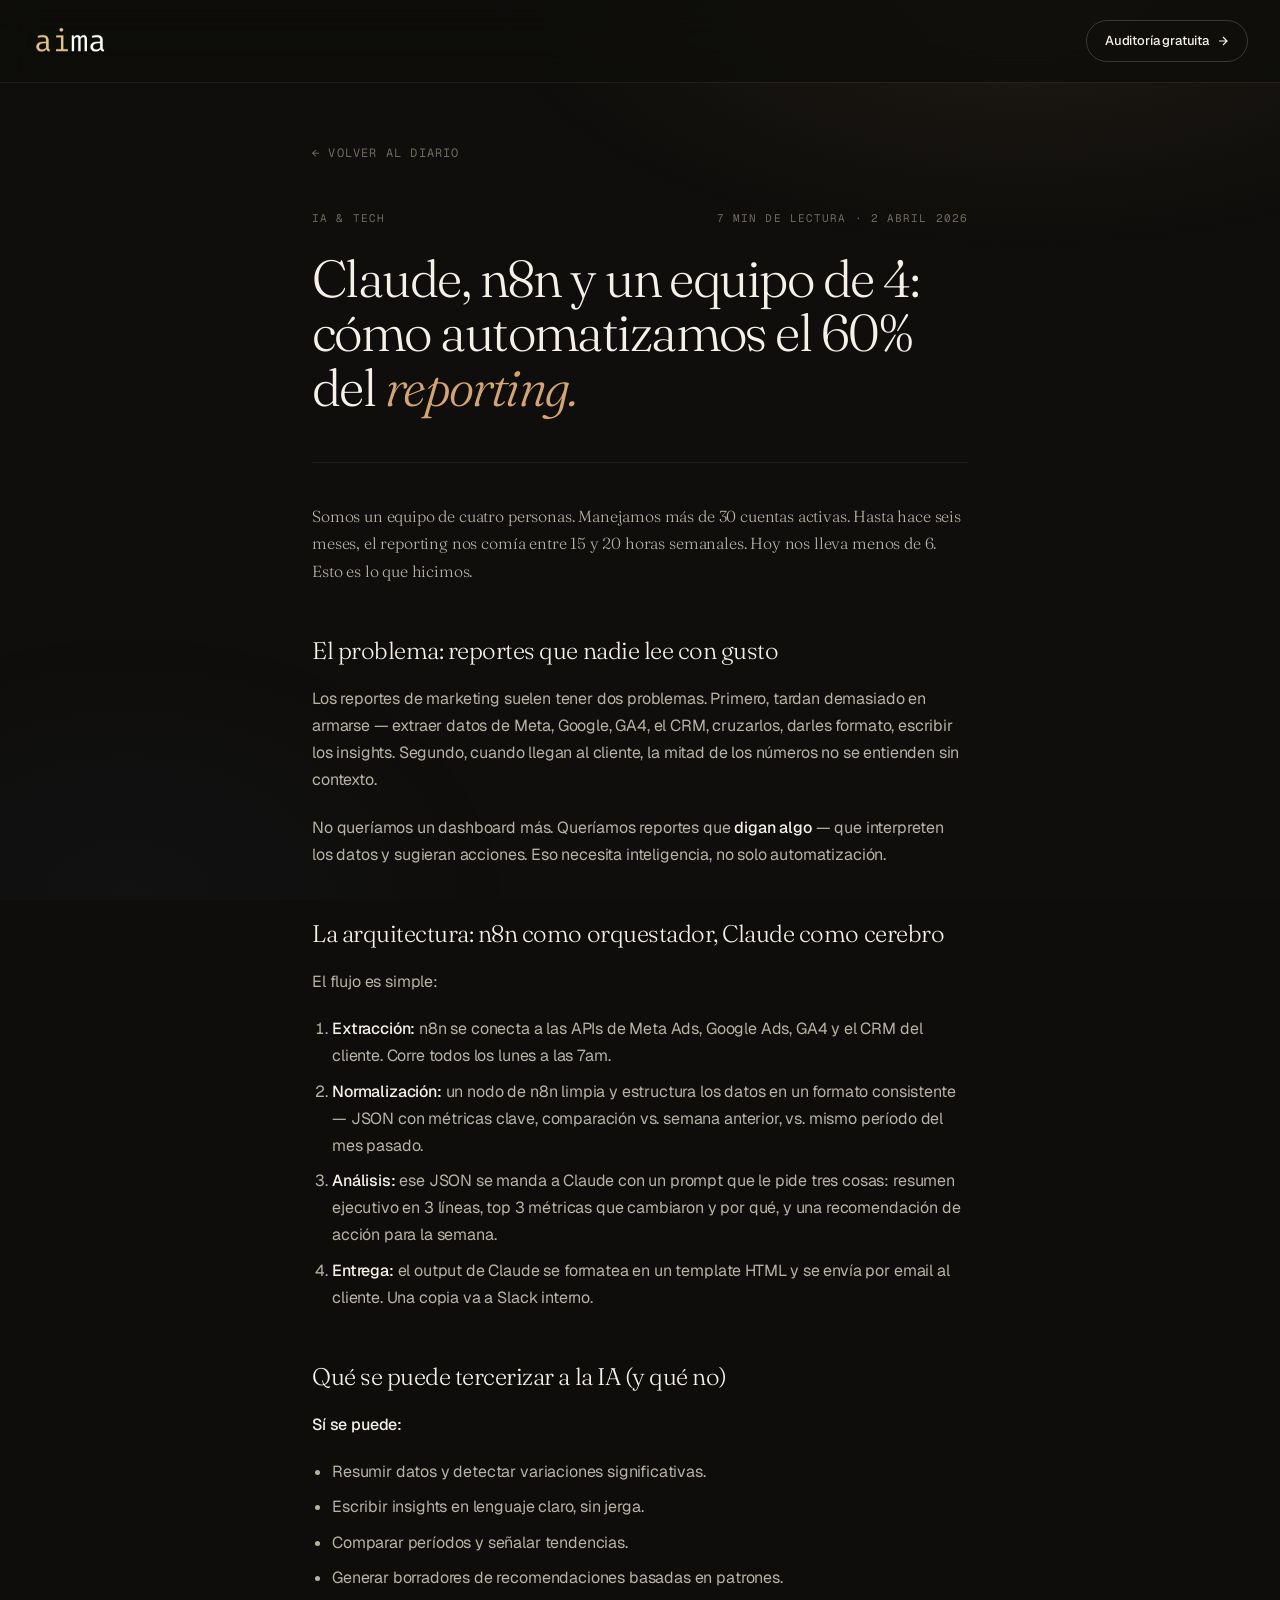
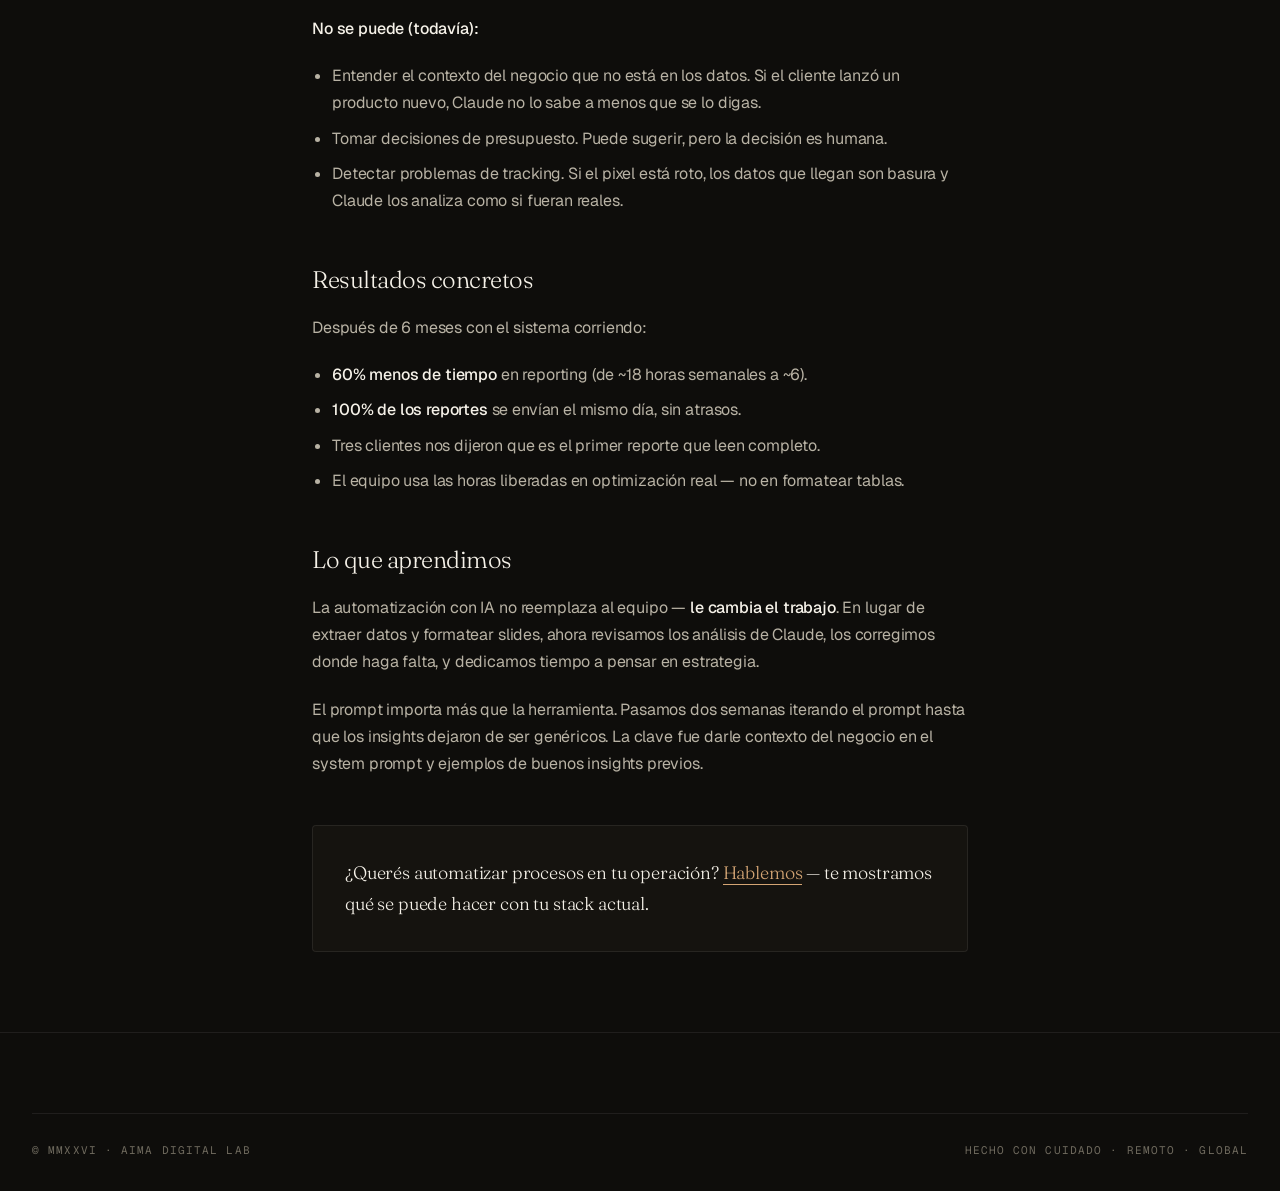
<file: pages/claude-n8n-automatizacion-reporting.html>
<!DOCTYPE html>
<html lang="es">
<head>
  <!-- Google Tag Manager -->
  <script>(function(w,d,s,l,i){w[l]=w[l]||[];w[l].push({'gtm.start':
  new Date().getTime(),event:'gtm.js'});var f=d.getElementsByTagName(s)[0],
  j=d.createElement(s),dl=l!='dataLayer'?'&l='+l:'';j.async=true;j.src=
  'https://www.googletagmanager.com/gtm.js?id='+i+dl;f.parentNode.insertBefore(j,f);
  })(window,document,'script','dataLayer','GTM-55Q4Z6VT');</script>
  <!-- End Google Tag Manager -->
  <meta charset="UTF-8" />
  <meta name="viewport" content="width=device-width, initial-scale=1.0" />
  <title>Claude, n8n y un equipo de 4 — AIMA Digital Lab</title>
  <meta name="description" content="Caso real: cómo automatizamos el 60% del reporting con Claude y n8n. Con prompts y nodos." />

  <meta property="og:title" content="Claude, n8n y un equipo de 4 — AIMA Digital Lab" />
  <meta property="og:description" content="Cómo automatizamos el 60% del reporting con IA y workflows." />
  <meta property="og:type" content="article" />

  <link rel="preconnect" href="https://fonts.googleapis.com">
  <link rel="preconnect" href="https://fonts.gstatic.com" crossorigin>
  <link href="https://fonts.googleapis.com/css2?family=Fraunces:ital,opsz,wght@0,9..144,300..900;1,9..144,300..900&family=Geist+Mono:wght@400;500&family=Geist:wght@300;400;500;600&display=swap" rel="stylesheet">
  <link rel="stylesheet" href="../assets/css/styles.css">
</head>
<body>
<!-- Google Tag Manager (noscript) -->
<noscript><iframe src="https://www.googletagmanager.com/ns.html?id=GTM-55Q4Z6VT"
height="0" width="0" style="display:none;visibility:hidden"></iframe></noscript>
<!-- End Google Tag Manager (noscript) -->

<nav class="nav scrolled">
  <div class="container nav-inner">
    <a href="../" class="logo">
      <img src="../assets/img/aima-logo.png" alt="AIMA" class="logo-img">
    </a>
    <a href="../#contacto" class="nav-cta">
      Auditoría gratuita
      <svg class="nav-cta-arrow" width="12" height="12" viewBox="0 0 12 12" fill="none">
        <path d="M2 6 H10 M6 2 L10 6 L6 10" stroke="currentColor" stroke-width="1.2"/>
      </svg>
    </a>
  </div>
</nav>

<article class="post">
  <div class="container post-container">

    <a href="../#blog" class="post-back">← Volver al diario</a>

    <div class="post-header">
      <div class="post-meta">
        <span class="cat">IA & Tech</span>
        <span>7 min de lectura · 2 abril 2026</span>
      </div>
      <h1>Claude, n8n y un equipo de 4: cómo automatizamos el 60% del <em>reporting.</em></h1>
    </div>

    <div class="post-body">

      <p class="post-lead">Somos un equipo de cuatro personas. Manejamos más de 30 cuentas activas. Hasta hace seis meses, el reporting nos comía entre 15 y 20 horas semanales. Hoy nos lleva menos de 6. Esto es lo que hicimos.</p>

      <h2>El problema: reportes que nadie lee con gusto</h2>

      <p>Los reportes de marketing suelen tener dos problemas. Primero, tardan demasiado en armarse — extraer datos de Meta, Google, GA4, el CRM, cruzarlos, darles formato, escribir los insights. Segundo, cuando llegan al cliente, la mitad de los números no se entienden sin contexto.</p>

      <p>No queríamos un dashboard más. Queríamos reportes que <strong>digan algo</strong> — que interpreten los datos y sugieran acciones. Eso necesita inteligencia, no solo automatización.</p>

      <h2>La arquitectura: n8n como orquestador, Claude como cerebro</h2>

      <p>El flujo es simple:</p>

      <ol>
        <li><strong>Extracción:</strong> n8n se conecta a las APIs de Meta Ads, Google Ads, GA4 y el CRM del cliente. Corre todos los lunes a las 7am.</li>
        <li><strong>Normalización:</strong> un nodo de n8n limpia y estructura los datos en un formato consistente — JSON con métricas clave, comparación vs. semana anterior, vs. mismo período del mes pasado.</li>
        <li><strong>Análisis:</strong> ese JSON se manda a Claude con un prompt que le pide tres cosas: resumen ejecutivo en 3 líneas, top 3 métricas que cambiaron y por qué, y una recomendación de acción para la semana.</li>
        <li><strong>Entrega:</strong> el output de Claude se formatea en un template HTML y se envía por email al cliente. Una copia va a Slack interno.</li>
      </ol>

      <h2>Qué se puede tercerizar a la IA (y qué no)</h2>

      <p><strong>Sí se puede:</strong></p>
      <ul>
        <li>Resumir datos y detectar variaciones significativas.</li>
        <li>Escribir insights en lenguaje claro, sin jerga.</li>
        <li>Comparar períodos y señalar tendencias.</li>
        <li>Generar borradores de recomendaciones basadas en patrones.</li>
      </ul>

      <p><strong>No se puede (todavía):</strong></p>
      <ul>
        <li>Entender el contexto del negocio que no está en los datos. Si el cliente lanzó un producto nuevo, Claude no lo sabe a menos que se lo digas.</li>
        <li>Tomar decisiones de presupuesto. Puede sugerir, pero la decisión es humana.</li>
        <li>Detectar problemas de tracking. Si el pixel está roto, los datos que llegan son basura y Claude los analiza como si fueran reales.</li>
      </ul>

      <h2>Resultados concretos</h2>

      <p>Después de 6 meses con el sistema corriendo:</p>
      <ul>
        <li><strong>60% menos de tiempo</strong> en reporting (de ~18 horas semanales a ~6).</li>
        <li><strong>100% de los reportes</strong> se envían el mismo día, sin atrasos.</li>
        <li>Tres clientes nos dijeron que es el primer reporte que leen completo.</li>
        <li>El equipo usa las horas liberadas en optimización real — no en formatear tablas.</li>
      </ul>

      <h2>Lo que aprendimos</h2>

      <p>La automatización con IA no reemplaza al equipo — <strong>le cambia el trabajo</strong>. En lugar de extraer datos y formatear slides, ahora revisamos los análisis de Claude, los corregimos donde haga falta, y dedicamos tiempo a pensar en estrategia.</p>

      <p>El prompt importa más que la herramienta. Pasamos dos semanas iterando el prompt hasta que los insights dejaron de ser genéricos. La clave fue darle contexto del negocio en el system prompt y ejemplos de buenos insights previos.</p>

      <div class="post-cta">
        <p>¿Querés automatizar procesos en tu operación? <a href="../#contacto">Hablemos</a> — te mostramos qué se puede hacer con tu stack actual.</p>
      </div>

    </div>

  </div>
</article>

<footer>
  <div class="container">
    <div class="footer-bottom">
      <span>© MMXXVI · AIMA Digital Lab</span>
      <span>Hecho con cuidado · remoto · global</span>
    </div>
  </div>
</footer>

</body>
</html>
</file>
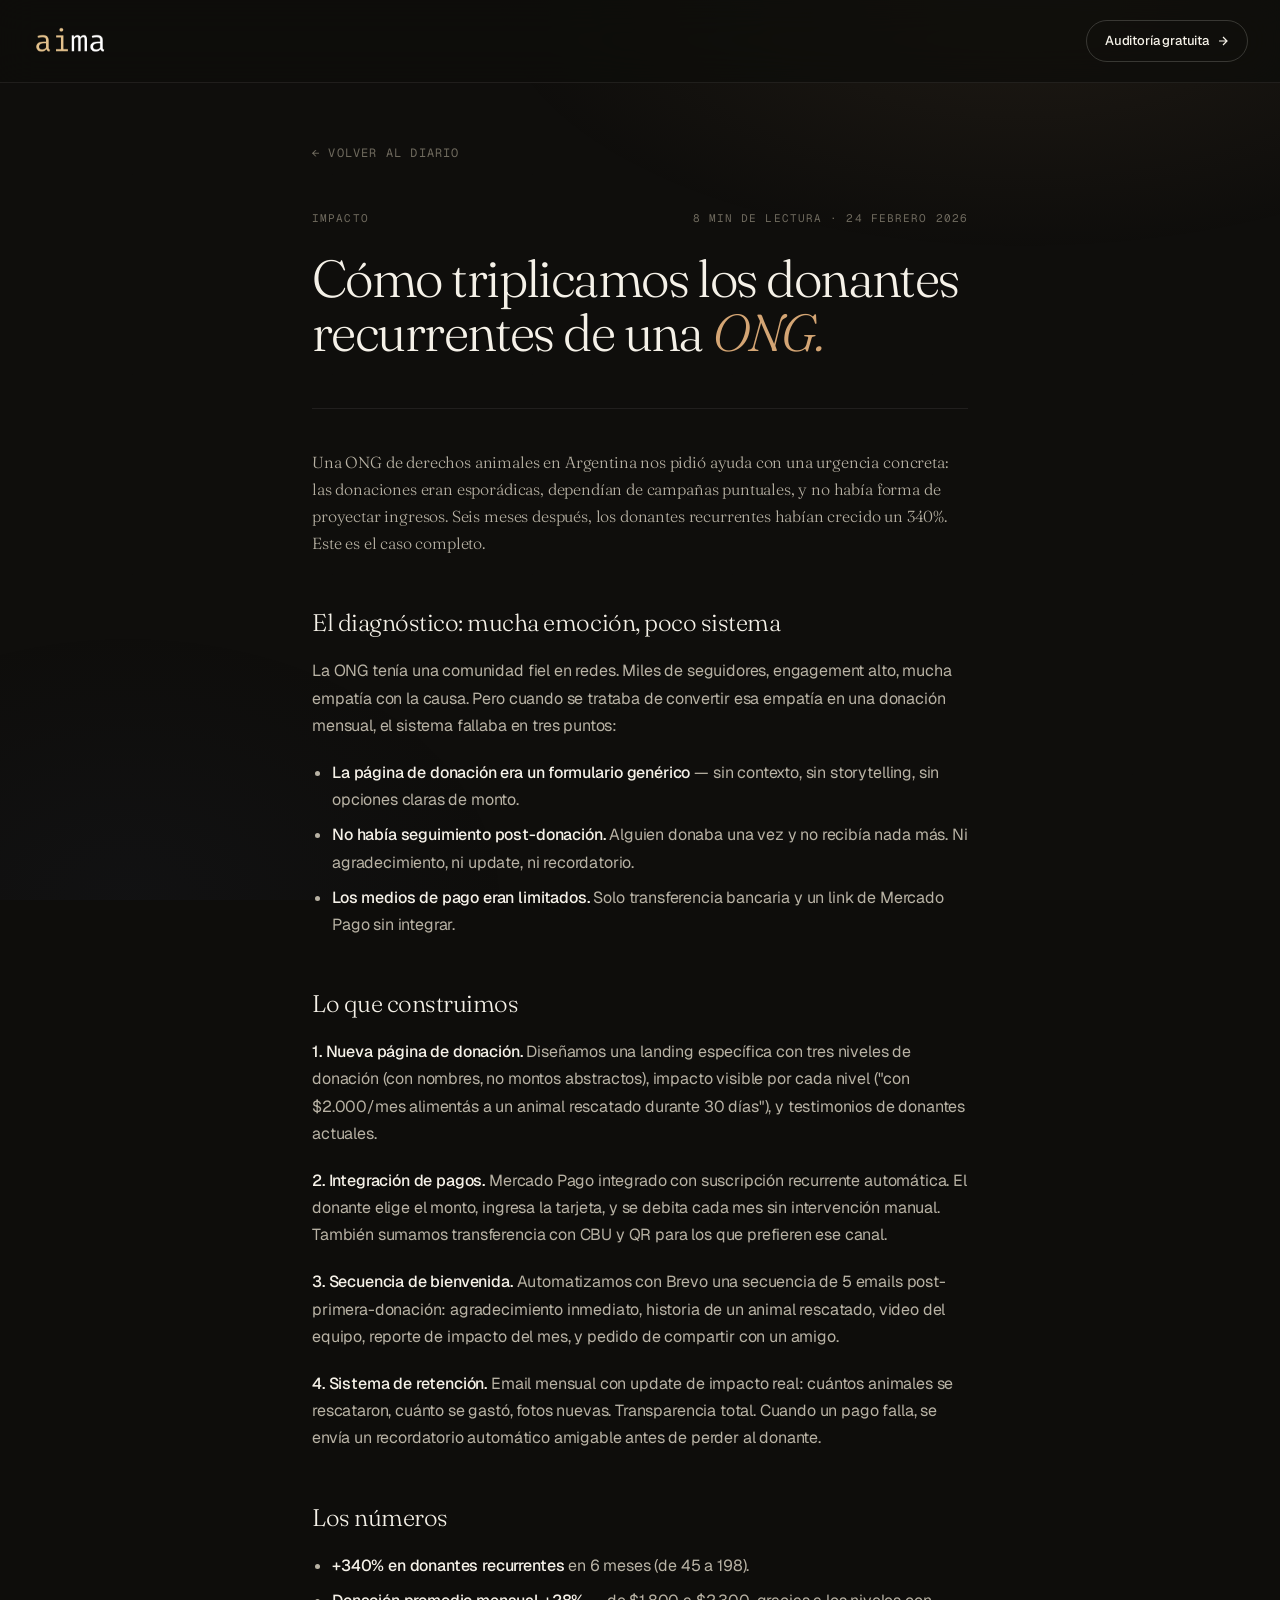
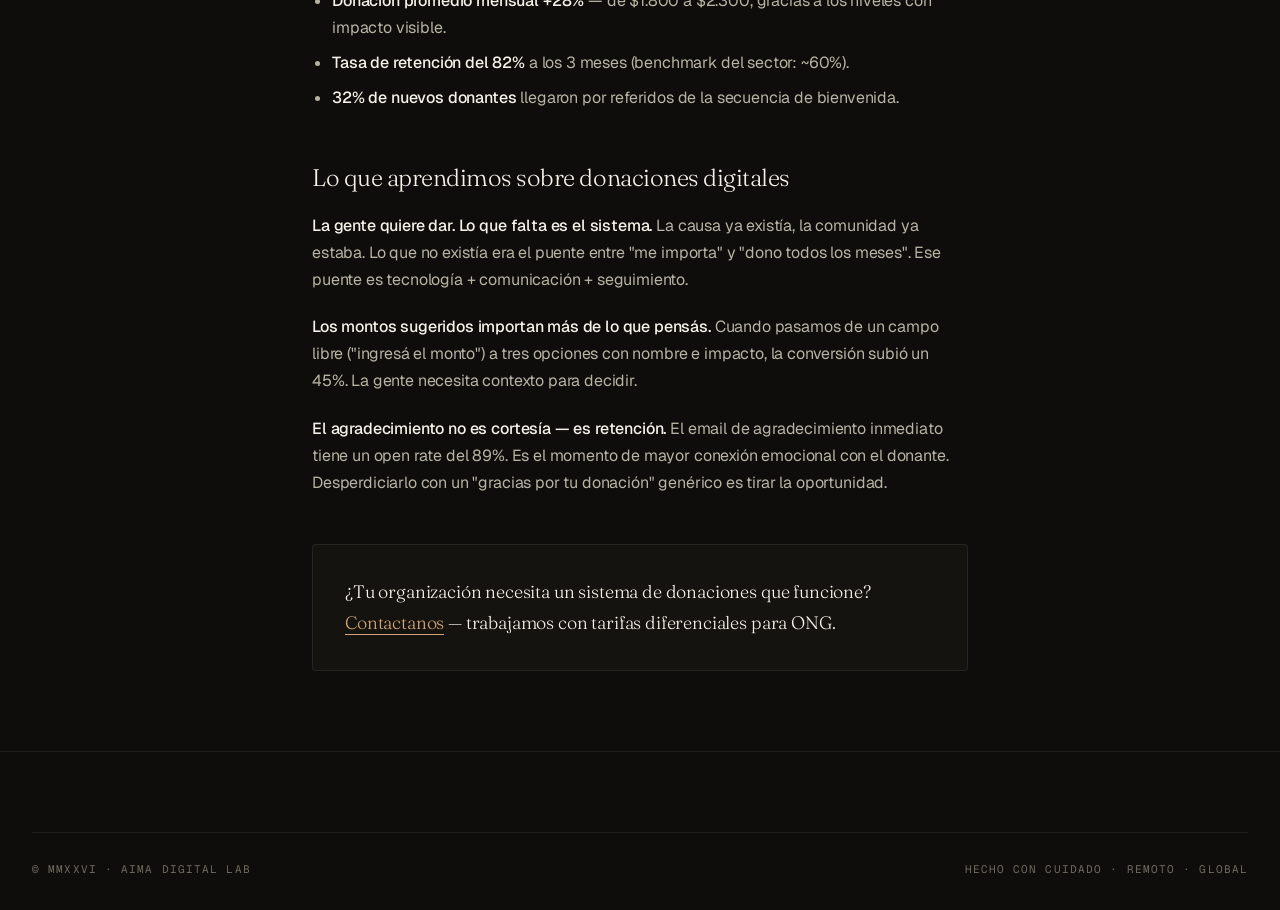
<file: pages/donantes-recurrentes-ong.html>
<!DOCTYPE html>
<html lang="es">
<head>
  <!-- Google Tag Manager -->
  <script>(function(w,d,s,l,i){w[l]=w[l]||[];w[l].push({'gtm.start':
  new Date().getTime(),event:'gtm.js'});var f=d.getElementsByTagName(s)[0],
  j=d.createElement(s),dl=l!='dataLayer'?'&l='+l:'';j.async=true;j.src=
  'https://www.googletagmanager.com/gtm.js?id='+i+dl;f.parentNode.insertBefore(j,f);
  })(window,document,'script','dataLayer','GTM-55Q4Z6VT');</script>
  <!-- End Google Tag Manager -->
  <meta charset="UTF-8" />
  <meta name="viewport" content="width=device-width, initial-scale=1.0" />
  <title>Cómo triplicamos los donantes recurrentes de una ONG — AIMA Digital Lab</title>
  <meta name="description" content="Caso real: de donaciones esporádicas a un sistema de giving recurrente. Qué hicimos, qué funcionó y qué no." />

  <meta property="og:title" content="Cómo triplicamos los donantes recurrentes de una ONG — AIMA Digital Lab" />
  <meta property="og:description" content="De donaciones esporádicas a un sistema de giving recurrente." />
  <meta property="og:type" content="article" />

  <link rel="preconnect" href="https://fonts.googleapis.com">
  <link rel="preconnect" href="https://fonts.gstatic.com" crossorigin>
  <link href="https://fonts.googleapis.com/css2?family=Fraunces:ital,opsz,wght@0,9..144,300..900;1,9..144,300..900&family=Geist+Mono:wght@400;500&family=Geist:wght@300;400;500;600&display=swap" rel="stylesheet">
  <link rel="stylesheet" href="../assets/css/styles.css">
</head>
<body>
<!-- Google Tag Manager (noscript) -->
<noscript><iframe src="https://www.googletagmanager.com/ns.html?id=GTM-55Q4Z6VT"
height="0" width="0" style="display:none;visibility:hidden"></iframe></noscript>
<!-- End Google Tag Manager (noscript) -->

<nav class="nav scrolled">
  <div class="container nav-inner">
    <a href="../" class="logo">
      <img src="../assets/img/aima-logo.png" alt="AIMA" class="logo-img">
    </a>
    <a href="../#contacto" class="nav-cta">
      Auditoría gratuita
      <svg class="nav-cta-arrow" width="12" height="12" viewBox="0 0 12 12" fill="none">
        <path d="M2 6 H10 M6 2 L10 6 L6 10" stroke="currentColor" stroke-width="1.2"/>
      </svg>
    </a>
  </div>
</nav>

<article class="post">
  <div class="container post-container">

    <a href="../#blog" class="post-back">← Volver al diario</a>

    <div class="post-header">
      <div class="post-meta">
        <span class="cat">Impacto</span>
        <span>8 min de lectura · 24 febrero 2026</span>
      </div>
      <h1>Cómo triplicamos los donantes recurrentes de una <em>ONG.</em></h1>
    </div>

    <div class="post-body">

      <p class="post-lead">Una ONG de derechos animales en Argentina nos pidió ayuda con una urgencia concreta: las donaciones eran esporádicas, dependían de campañas puntuales, y no había forma de proyectar ingresos. Seis meses después, los donantes recurrentes habían crecido un 340%. Este es el caso completo.</p>

      <h2>El diagnóstico: mucha emoción, poco sistema</h2>

      <p>La ONG tenía una comunidad fiel en redes. Miles de seguidores, engagement alto, mucha empatía con la causa. Pero cuando se trataba de convertir esa empatía en una donación mensual, el sistema fallaba en tres puntos:</p>

      <ul>
        <li><strong>La página de donación era un formulario genérico</strong> — sin contexto, sin storytelling, sin opciones claras de monto.</li>
        <li><strong>No había seguimiento post-donación.</strong> Alguien donaba una vez y no recibía nada más. Ni agradecimiento, ni update, ni recordatorio.</li>
        <li><strong>Los medios de pago eran limitados.</strong> Solo transferencia bancaria y un link de Mercado Pago sin integrar.</li>
      </ul>

      <h2>Lo que construimos</h2>

      <p><strong>1. Nueva página de donación.</strong> Diseñamos una landing específica con tres niveles de donación (con nombres, no montos abstractos), impacto visible por cada nivel ("con $2.000/mes alimentás a un animal rescatado durante 30 días"), y testimonios de donantes actuales.</p>

      <p><strong>2. Integración de pagos.</strong> Mercado Pago integrado con suscripción recurrente automática. El donante elige el monto, ingresa la tarjeta, y se debita cada mes sin intervención manual. También sumamos transferencia con CBU y QR para los que prefieren ese canal.</p>

      <p><strong>3. Secuencia de bienvenida.</strong> Automatizamos con Brevo una secuencia de 5 emails post-primera-donación: agradecimiento inmediato, historia de un animal rescatado, video del equipo, reporte de impacto del mes, y pedido de compartir con un amigo.</p>

      <p><strong>4. Sistema de retención.</strong> Email mensual con update de impacto real: cuántos animales se rescataron, cuánto se gastó, fotos nuevas. Transparencia total. Cuando un pago falla, se envía un recordatorio automático amigable antes de perder al donante.</p>

      <h2>Los números</h2>

      <ul>
        <li><strong>+340% en donantes recurrentes</strong> en 6 meses (de 45 a 198).</li>
        <li><strong>Donación promedio mensual +28%</strong> — de $1.800 a $2.300, gracias a los niveles con impacto visible.</li>
        <li><strong>Tasa de retención del 82%</strong> a los 3 meses (benchmark del sector: ~60%).</li>
        <li><strong>32% de nuevos donantes</strong> llegaron por referidos de la secuencia de bienvenida.</li>
      </ul>

      <h2>Lo que aprendimos sobre donaciones digitales</h2>

      <p><strong>La gente quiere dar. Lo que falta es el sistema.</strong> La causa ya existía, la comunidad ya estaba. Lo que no existía era el puente entre "me importa" y "dono todos los meses". Ese puente es tecnología + comunicación + seguimiento.</p>

      <p><strong>Los montos sugeridos importan más de lo que pensás.</strong> Cuando pasamos de un campo libre ("ingresá el monto") a tres opciones con nombre e impacto, la conversión subió un 45%. La gente necesita contexto para decidir.</p>

      <p><strong>El agradecimiento no es cortesía — es retención.</strong> El email de agradecimiento inmediato tiene un open rate del 89%. Es el momento de mayor conexión emocional con el donante. Desperdiciarlo con un "gracias por tu donación" genérico es tirar la oportunidad.</p>

      <div class="post-cta">
        <p>¿Tu organización necesita un sistema de donaciones que funcione? <a href="../#contacto">Contactanos</a> — trabajamos con tarifas diferenciales para ONG.</p>
      </div>

    </div>

  </div>
</article>

<footer>
  <div class="container">
    <div class="footer-bottom">
      <span>© MMXXVI · AIMA Digital Lab</span>
      <span>Hecho con cuidado · remoto · global</span>
    </div>
  </div>
</footer>

</body>
</html>
</file>
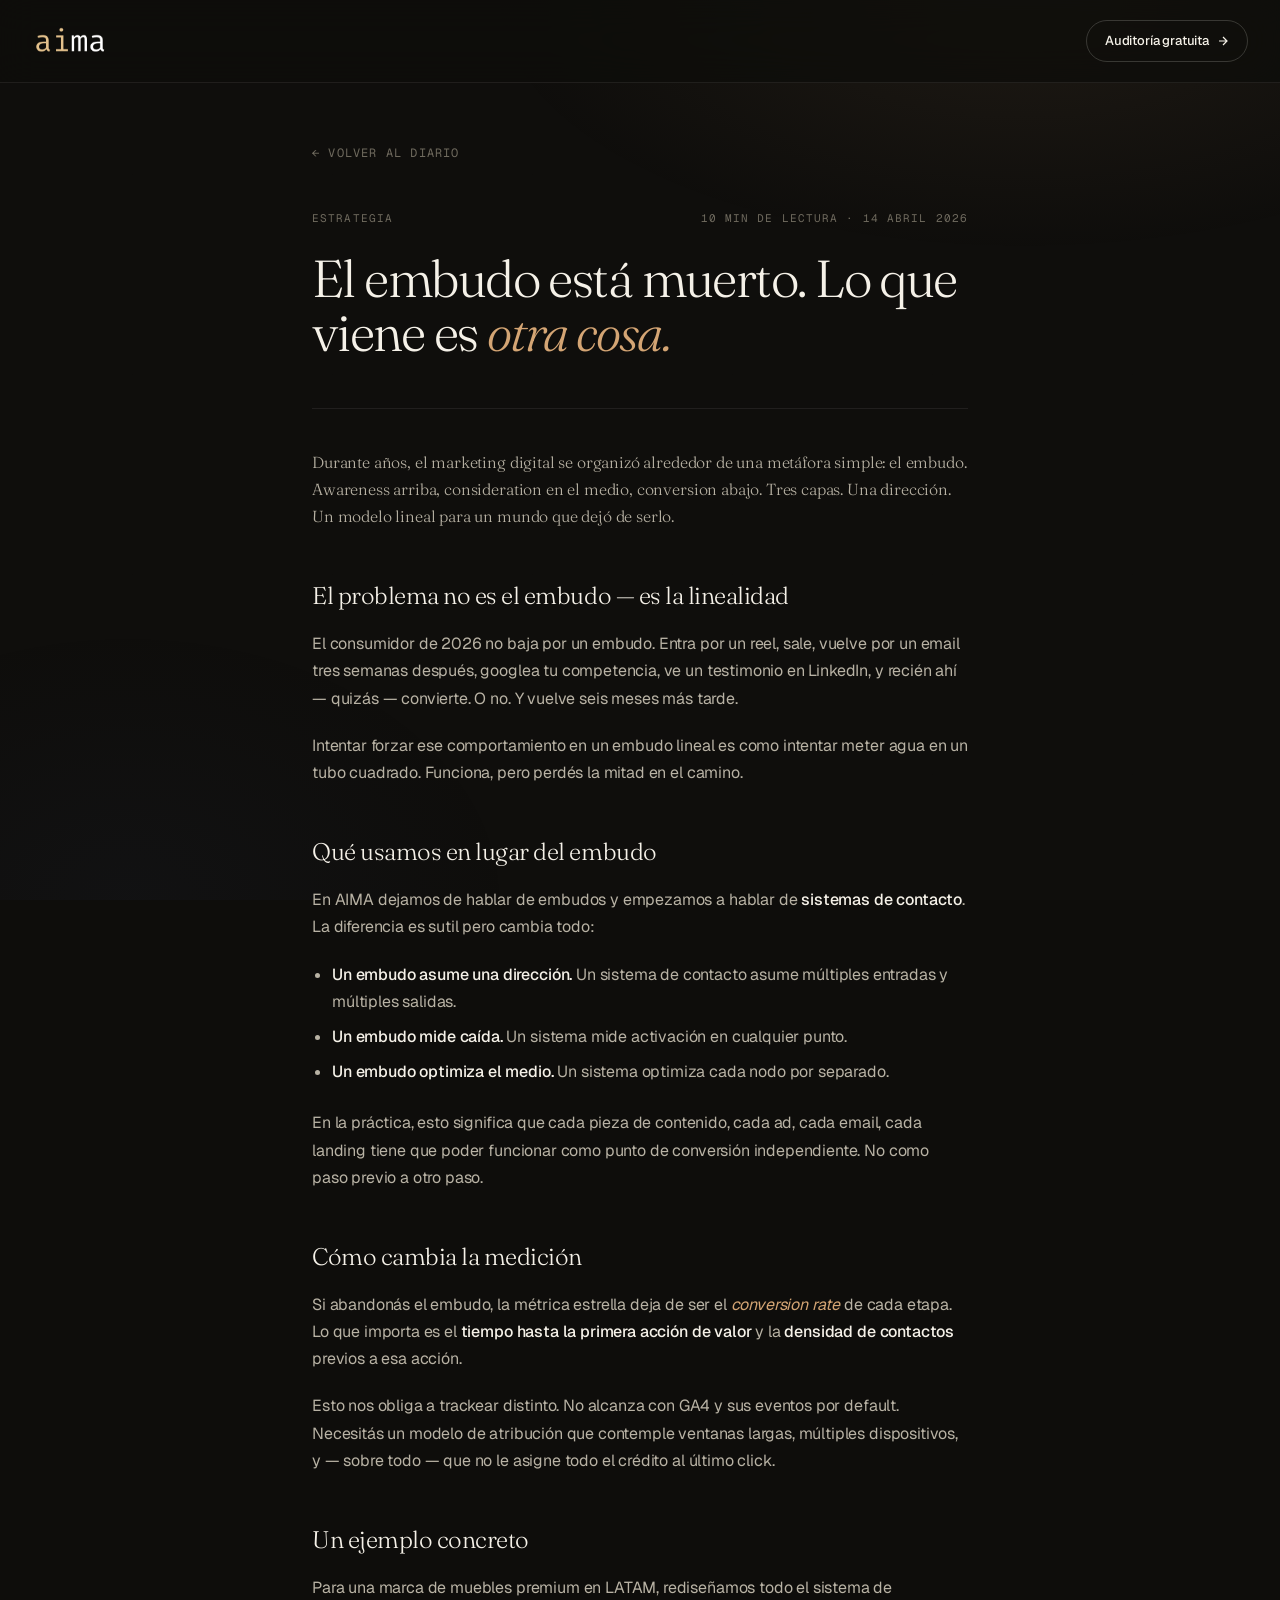
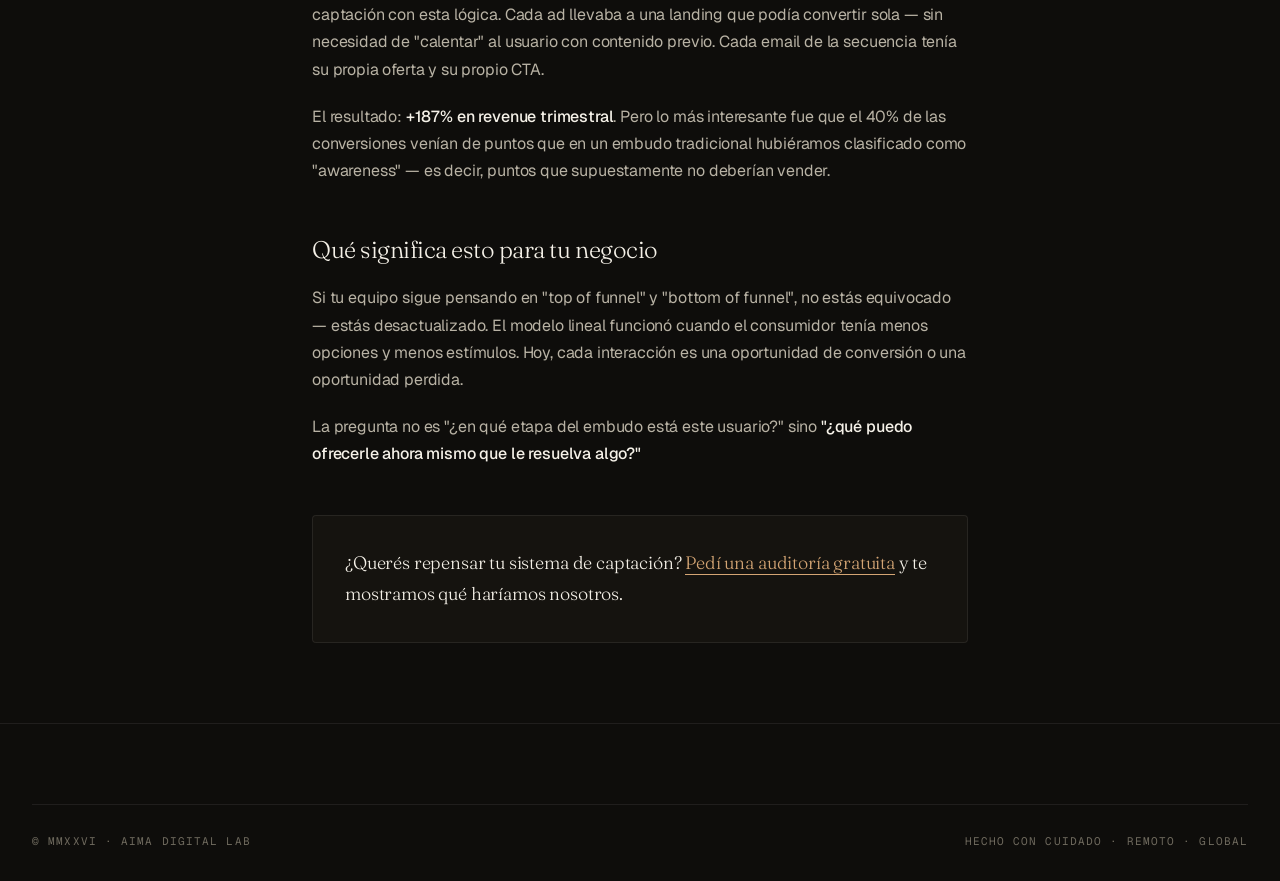
<file: pages/el-embudo-esta-muerto.html>
<!DOCTYPE html>
<html lang="es">
<head>
  <!-- Google Tag Manager -->
  <script>(function(w,d,s,l,i){w[l]=w[l]||[];w[l].push({'gtm.start':
  new Date().getTime(),event:'gtm.js'});var f=d.getElementsByTagName(s)[0],
  j=d.createElement(s),dl=l!='dataLayer'?'&l='+l:'';j.async=true;j.src=
  'https://www.googletagmanager.com/gtm.js?id='+i+dl;f.parentNode.insertBefore(j,f);
  })(window,document,'script','dataLayer','GTM-55Q4Z6VT');</script>
  <!-- End Google Tag Manager -->
  <meta charset="UTF-8" />
  <meta name="viewport" content="width=device-width, initial-scale=1.0" />
  <title>El embudo está muerto — AIMA Digital Lab</title>
  <meta name="description" content="Dejamos de pensar en awareness → consideration → conversion como una línea recta. Cómo diseñamos sistemas donde cada punto de contacto puede convertir." />

  <meta property="og:title" content="El embudo está muerto — AIMA Digital Lab" />
  <meta property="og:description" content="Cómo diseñamos sistemas donde cada punto de contacto puede convertir." />
  <meta property="og:type" content="article" />

  <link rel="preconnect" href="https://fonts.googleapis.com">
  <link rel="preconnect" href="https://fonts.gstatic.com" crossorigin>
  <link href="https://fonts.googleapis.com/css2?family=Fraunces:ital,opsz,wght@0,9..144,300..900;1,9..144,300..900&family=Geist+Mono:wght@400;500&family=Geist:wght@300;400;500;600&display=swap" rel="stylesheet">
  <link rel="stylesheet" href="../assets/css/styles.css">
</head>
<body>
<!-- Google Tag Manager (noscript) -->
<noscript><iframe src="https://www.googletagmanager.com/ns.html?id=GTM-55Q4Z6VT"
height="0" width="0" style="display:none;visibility:hidden"></iframe></noscript>
<!-- End Google Tag Manager (noscript) -->

<nav class="nav scrolled">
  <div class="container nav-inner">
    <a href="../" class="logo">
      <img src="../assets/img/aima-logo.png" alt="AIMA" class="logo-img">
    </a>
    <a href="../#contacto" class="nav-cta">
      Auditoría gratuita
      <svg class="nav-cta-arrow" width="12" height="12" viewBox="0 0 12 12" fill="none">
        <path d="M2 6 H10 M6 2 L10 6 L6 10" stroke="currentColor" stroke-width="1.2"/>
      </svg>
    </a>
  </div>
</nav>

<article class="post">
  <div class="container post-container">

    <a href="../#blog" class="post-back">← Volver al diario</a>

    <div class="post-header">
      <div class="post-meta">
        <span class="cat">Estrategia</span>
        <span>10 min de lectura · 14 abril 2026</span>
      </div>
      <h1>El embudo está muerto. Lo que viene es <em>otra cosa.</em></h1>
    </div>

    <div class="post-body">

      <p class="post-lead">Durante años, el marketing digital se organizó alrededor de una metáfora simple: el embudo. Awareness arriba, consideration en el medio, conversion abajo. Tres capas. Una dirección. Un modelo lineal para un mundo que dejó de serlo.</p>

      <h2>El problema no es el embudo — es la linealidad</h2>

      <p>El consumidor de 2026 no baja por un embudo. Entra por un reel, sale, vuelve por un email tres semanas después, googlea tu competencia, ve un testimonio en LinkedIn, y recién ahí — quizás — convierte. O no. Y vuelve seis meses más tarde.</p>

      <p>Intentar forzar ese comportamiento en un embudo lineal es como intentar meter agua en un tubo cuadrado. Funciona, pero perdés la mitad en el camino.</p>

      <h2>Qué usamos en lugar del embudo</h2>

      <p>En AIMA dejamos de hablar de embudos y empezamos a hablar de <strong>sistemas de contacto</strong>. La diferencia es sutil pero cambia todo:</p>

      <ul>
        <li><strong>Un embudo asume una dirección.</strong> Un sistema de contacto asume múltiples entradas y múltiples salidas.</li>
        <li><strong>Un embudo mide caída.</strong> Un sistema mide activación en cualquier punto.</li>
        <li><strong>Un embudo optimiza el medio.</strong> Un sistema optimiza cada nodo por separado.</li>
      </ul>

      <p>En la práctica, esto significa que cada pieza de contenido, cada ad, cada email, cada landing tiene que poder funcionar como punto de conversión independiente. No como paso previo a otro paso.</p>

      <h2>Cómo cambia la medición</h2>

      <p>Si abandonás el embudo, la métrica estrella deja de ser el <em>conversion rate</em> de cada etapa. Lo que importa es el <strong>tiempo hasta la primera acción de valor</strong> y la <strong>densidad de contactos</strong> previos a esa acción.</p>

      <p>Esto nos obliga a trackear distinto. No alcanza con GA4 y sus eventos por default. Necesitás un modelo de atribución que contemple ventanas largas, múltiples dispositivos, y — sobre todo — que no le asigne todo el crédito al último click.</p>

      <h2>Un ejemplo concreto</h2>

      <p>Para una marca de muebles premium en LATAM, rediseñamos todo el sistema de captación con esta lógica. Cada ad llevaba a una landing que podía convertir sola — sin necesidad de "calentar" al usuario con contenido previo. Cada email de la secuencia tenía su propia oferta y su propio CTA.</p>

      <p>El resultado: <strong>+187% en revenue trimestral</strong>. Pero lo más interesante fue que el 40% de las conversiones venían de puntos que en un embudo tradicional hubiéramos clasificado como "awareness" — es decir, puntos que supuestamente no deberían vender.</p>

      <h2>Qué significa esto para tu negocio</h2>

      <p>Si tu equipo sigue pensando en "top of funnel" y "bottom of funnel", no estás equivocado — estás desactualizado. El modelo lineal funcionó cuando el consumidor tenía menos opciones y menos estímulos. Hoy, cada interacción es una oportunidad de conversión o una oportunidad perdida.</p>

      <p>La pregunta no es "¿en qué etapa del embudo está este usuario?" sino <strong>"¿qué puedo ofrecerle ahora mismo que le resuelva algo?"</strong></p>

      <div class="post-cta">
        <p>¿Querés repensar tu sistema de captación? <a href="../#contacto">Pedí una auditoría gratuita</a> y te mostramos qué haríamos nosotros.</p>
      </div>

    </div>

  </div>
</article>

<footer>
  <div class="container">
    <div class="footer-bottom">
      <span>© MMXXVI · AIMA Digital Lab</span>
      <span>Hecho con cuidado · remoto · global</span>
    </div>
  </div>
</footer>

</body>
</html>
</file>
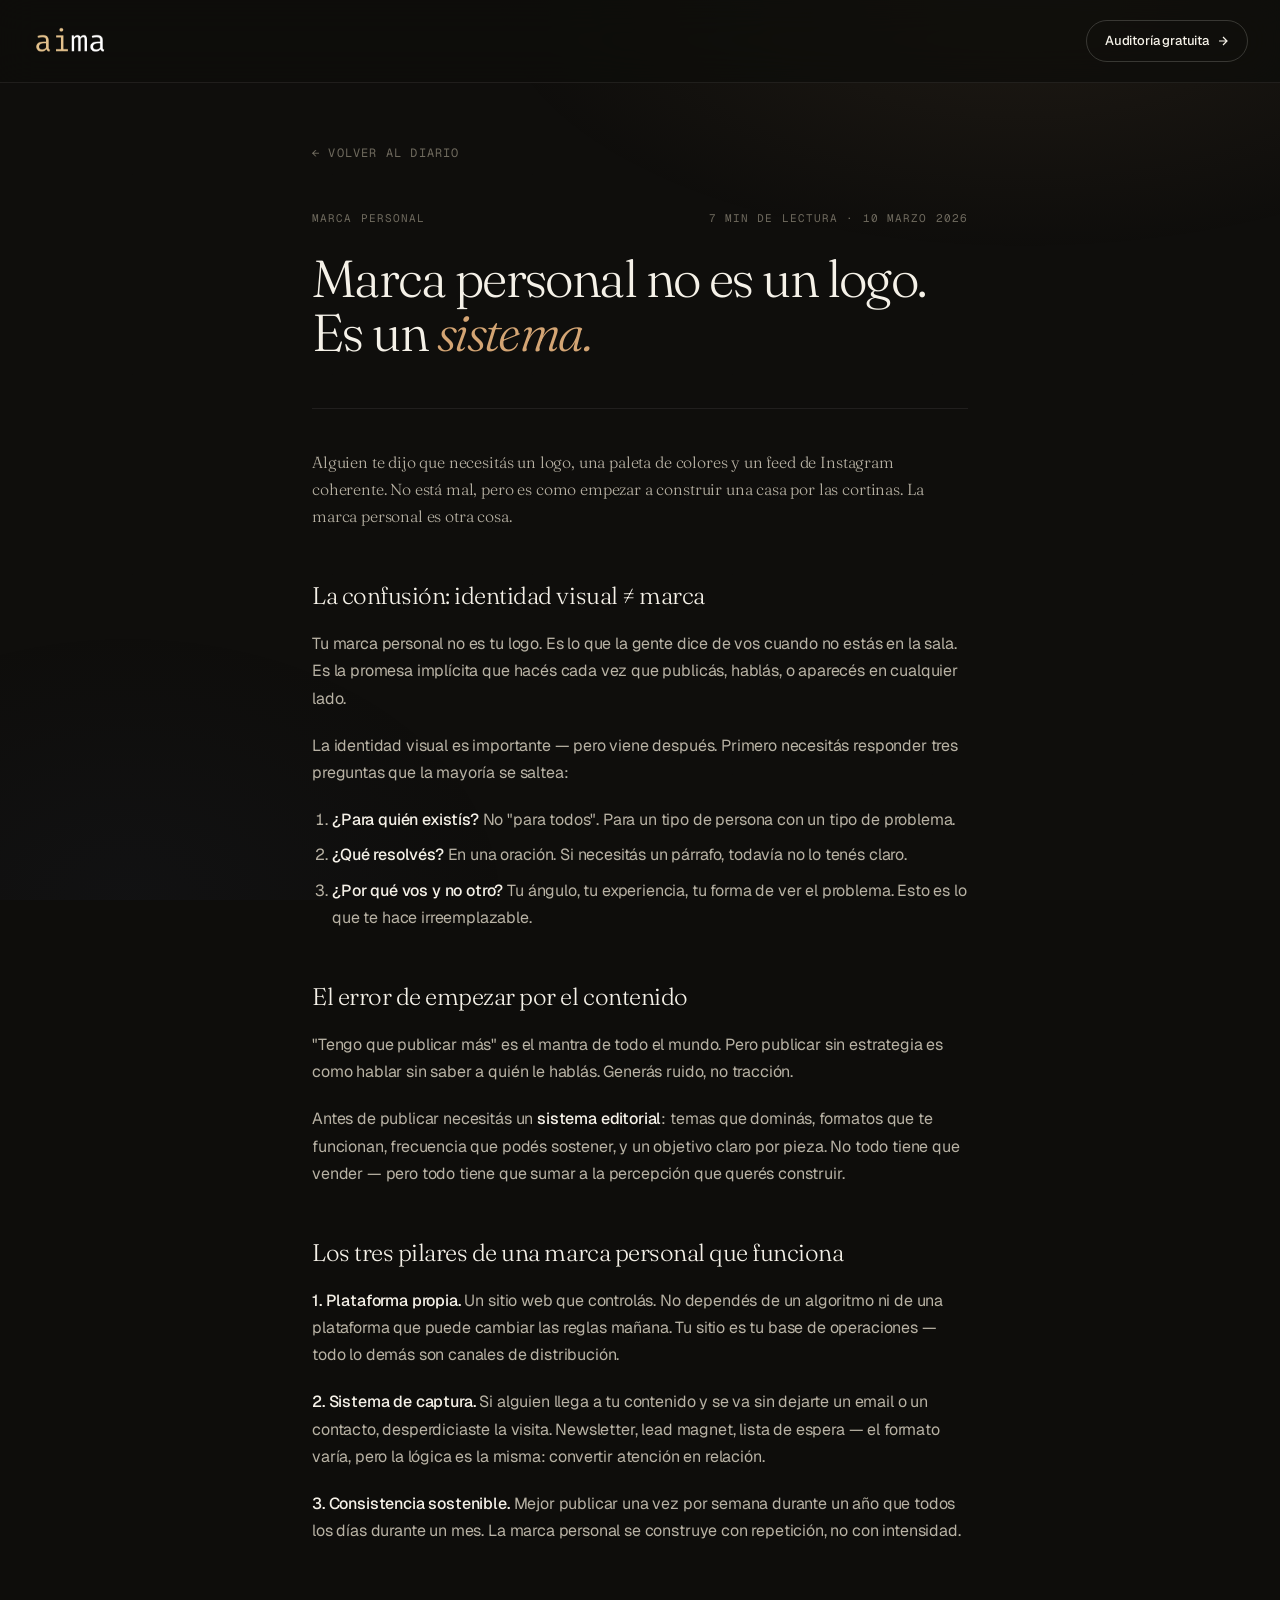
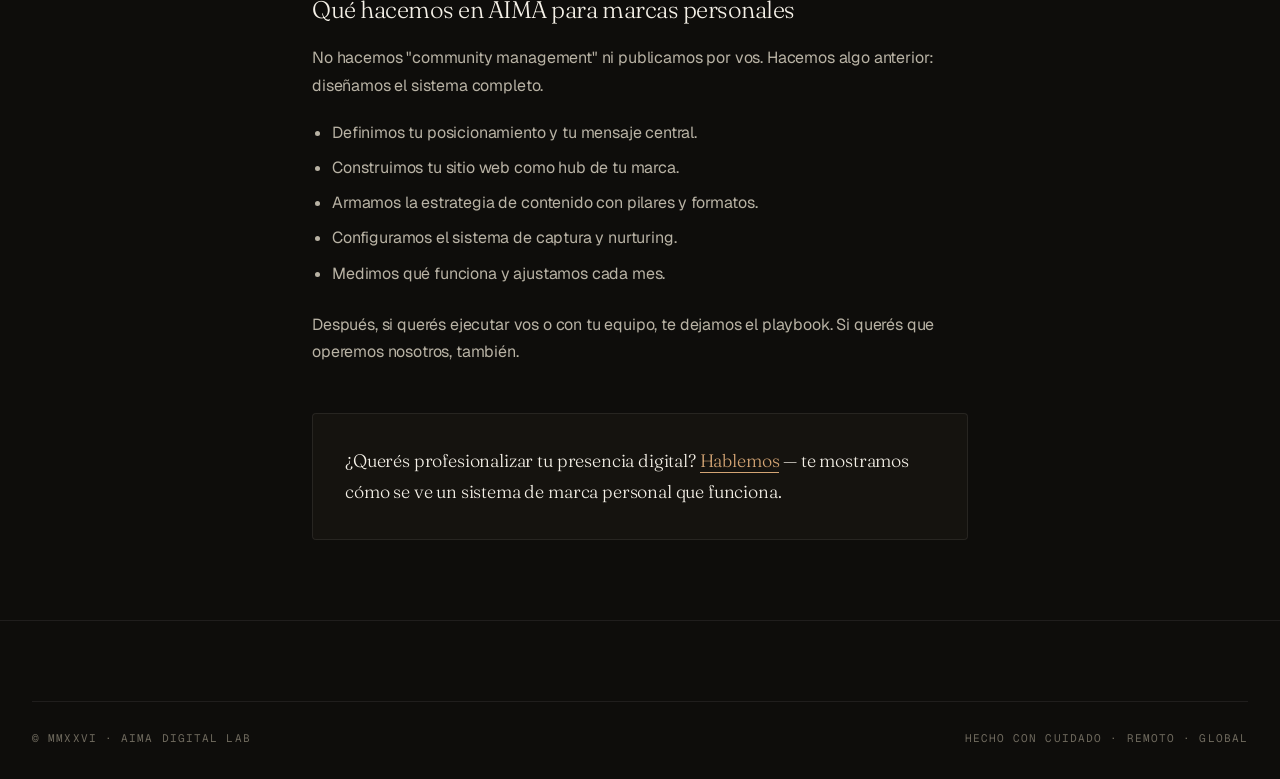
<file: pages/marca-personal-no-es-un-logo.html>
<!DOCTYPE html>
<html lang="es">
<head>
  <!-- Google Tag Manager -->
  <script>(function(w,d,s,l,i){w[l]=w[l]||[];w[l].push({'gtm.start':
  new Date().getTime(),event:'gtm.js'});var f=d.getElementsByTagName(s)[0],
  j=d.createElement(s),dl=l!='dataLayer'?'&l='+l:'';j.async=true;j.src=
  'https://www.googletagmanager.com/gtm.js?id='+i+dl;f.parentNode.insertBefore(j,f);
  })(window,document,'script','dataLayer','GTM-55Q4Z6VT');</script>
  <!-- End Google Tag Manager -->
  <meta charset="UTF-8" />
  <meta name="viewport" content="width=device-width, initial-scale=1.0" />
  <title>Marca personal no es un logo — AIMA Digital Lab</title>
  <meta name="description" content="Qué es realmente una marca personal, por qué la mayoría lo hace al revés, y cómo construir una presencia digital que genere oportunidades." />

  <meta property="og:title" content="Marca personal no es un logo — AIMA Digital Lab" />
  <meta property="og:description" content="Cómo construir una presencia digital que genere oportunidades reales." />
  <meta property="og:type" content="article" />

  <link rel="preconnect" href="https://fonts.googleapis.com">
  <link rel="preconnect" href="https://fonts.gstatic.com" crossorigin>
  <link href="https://fonts.googleapis.com/css2?family=Fraunces:ital,opsz,wght@0,9..144,300..900;1,9..144,300..900&family=Geist+Mono:wght@400;500&family=Geist:wght@300;400;500;600&display=swap" rel="stylesheet">
  <link rel="stylesheet" href="../assets/css/styles.css">
</head>
<body>
<!-- Google Tag Manager (noscript) -->
<noscript><iframe src="https://www.googletagmanager.com/ns.html?id=GTM-55Q4Z6VT"
height="0" width="0" style="display:none;visibility:hidden"></iframe></noscript>
<!-- End Google Tag Manager (noscript) -->

<nav class="nav scrolled">
  <div class="container nav-inner">
    <a href="../" class="logo">
      <img src="../assets/img/aima-logo.png" alt="AIMA" class="logo-img">
    </a>
    <a href="../#contacto" class="nav-cta">
      Auditoría gratuita
      <svg class="nav-cta-arrow" width="12" height="12" viewBox="0 0 12 12" fill="none">
        <path d="M2 6 H10 M6 2 L10 6 L6 10" stroke="currentColor" stroke-width="1.2"/>
      </svg>
    </a>
  </div>
</nav>

<article class="post">
  <div class="container post-container">

    <a href="../#blog" class="post-back">← Volver al diario</a>

    <div class="post-header">
      <div class="post-meta">
        <span class="cat">Marca personal</span>
        <span>7 min de lectura · 10 marzo 2026</span>
      </div>
      <h1>Marca personal no es un logo. Es un <em>sistema.</em></h1>
    </div>

    <div class="post-body">

      <p class="post-lead">Alguien te dijo que necesitás un logo, una paleta de colores y un feed de Instagram coherente. No está mal, pero es como empezar a construir una casa por las cortinas. La marca personal es otra cosa.</p>

      <h2>La confusión: identidad visual ≠ marca</h2>

      <p>Tu marca personal no es tu logo. Es lo que la gente dice de vos cuando no estás en la sala. Es la promesa implícita que hacés cada vez que publicás, hablás, o aparecés en cualquier lado.</p>

      <p>La identidad visual es importante — pero viene después. Primero necesitás responder tres preguntas que la mayoría se saltea:</p>

      <ol>
        <li><strong>¿Para quién existís?</strong> No "para todos". Para un tipo de persona con un tipo de problema.</li>
        <li><strong>¿Qué resolvés?</strong> En una oración. Si necesitás un párrafo, todavía no lo tenés claro.</li>
        <li><strong>¿Por qué vos y no otro?</strong> Tu ángulo, tu experiencia, tu forma de ver el problema. Esto es lo que te hace irreemplazable.</li>
      </ol>

      <h2>El error de empezar por el contenido</h2>

      <p>"Tengo que publicar más" es el mantra de todo el mundo. Pero publicar sin estrategia es como hablar sin saber a quién le hablás. Generás ruido, no tracción.</p>

      <p>Antes de publicar necesitás un <strong>sistema editorial</strong>: temas que dominás, formatos que te funcionan, frecuencia que podés sostener, y un objetivo claro por pieza. No todo tiene que vender — pero todo tiene que sumar a la percepción que querés construir.</p>

      <h2>Los tres pilares de una marca personal que funciona</h2>

      <p><strong>1. Plataforma propia.</strong> Un sitio web que controlás. No dependés de un algoritmo ni de una plataforma que puede cambiar las reglas mañana. Tu sitio es tu base de operaciones — todo lo demás son canales de distribución.</p>

      <p><strong>2. Sistema de captura.</strong> Si alguien llega a tu contenido y se va sin dejarte un email o un contacto, desperdiciaste la visita. Newsletter, lead magnet, lista de espera — el formato varía, pero la lógica es la misma: convertir atención en relación.</p>

      <p><strong>3. Consistencia sostenible.</strong> Mejor publicar una vez por semana durante un año que todos los días durante un mes. La marca personal se construye con repetición, no con intensidad.</p>

      <h2>Qué hacemos en AIMA para marcas personales</h2>

      <p>No hacemos "community management" ni publicamos por vos. Hacemos algo anterior: diseñamos el sistema completo.</p>

      <ul>
        <li>Definimos tu posicionamiento y tu mensaje central.</li>
        <li>Construimos tu sitio web como hub de tu marca.</li>
        <li>Armamos la estrategia de contenido con pilares y formatos.</li>
        <li>Configuramos el sistema de captura y nurturing.</li>
        <li>Medimos qué funciona y ajustamos cada mes.</li>
      </ul>

      <p>Después, si querés ejecutar vos o con tu equipo, te dejamos el playbook. Si querés que operemos nosotros, también.</p>

      <div class="post-cta">
        <p>¿Querés profesionalizar tu presencia digital? <a href="../#contacto">Hablemos</a> — te mostramos cómo se ve un sistema de marca personal que funciona.</p>
      </div>

    </div>

  </div>
</article>

<footer>
  <div class="container">
    <div class="footer-bottom">
      <span>© MMXXVI · AIMA Digital Lab</span>
      <span>Hecho con cuidado · remoto · global</span>
    </div>
  </div>
</footer>

</body>
</html>
</file>
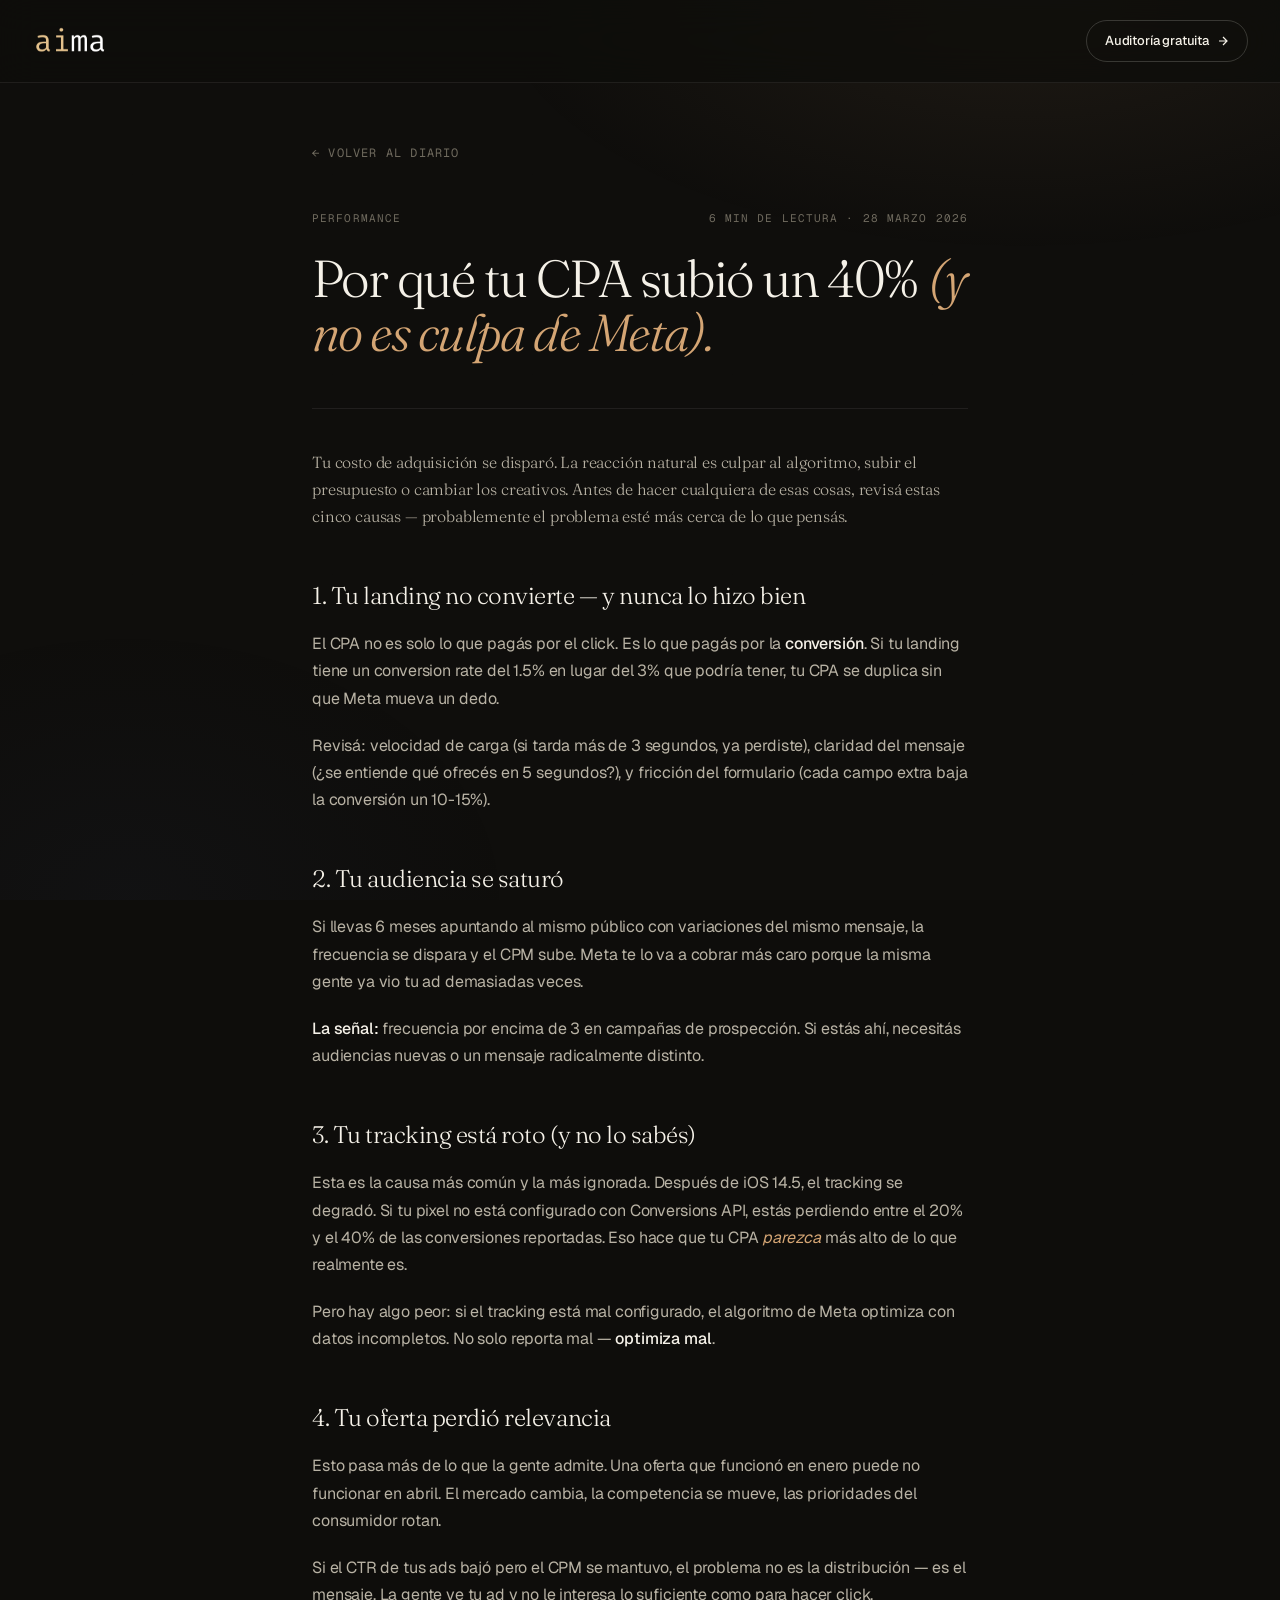
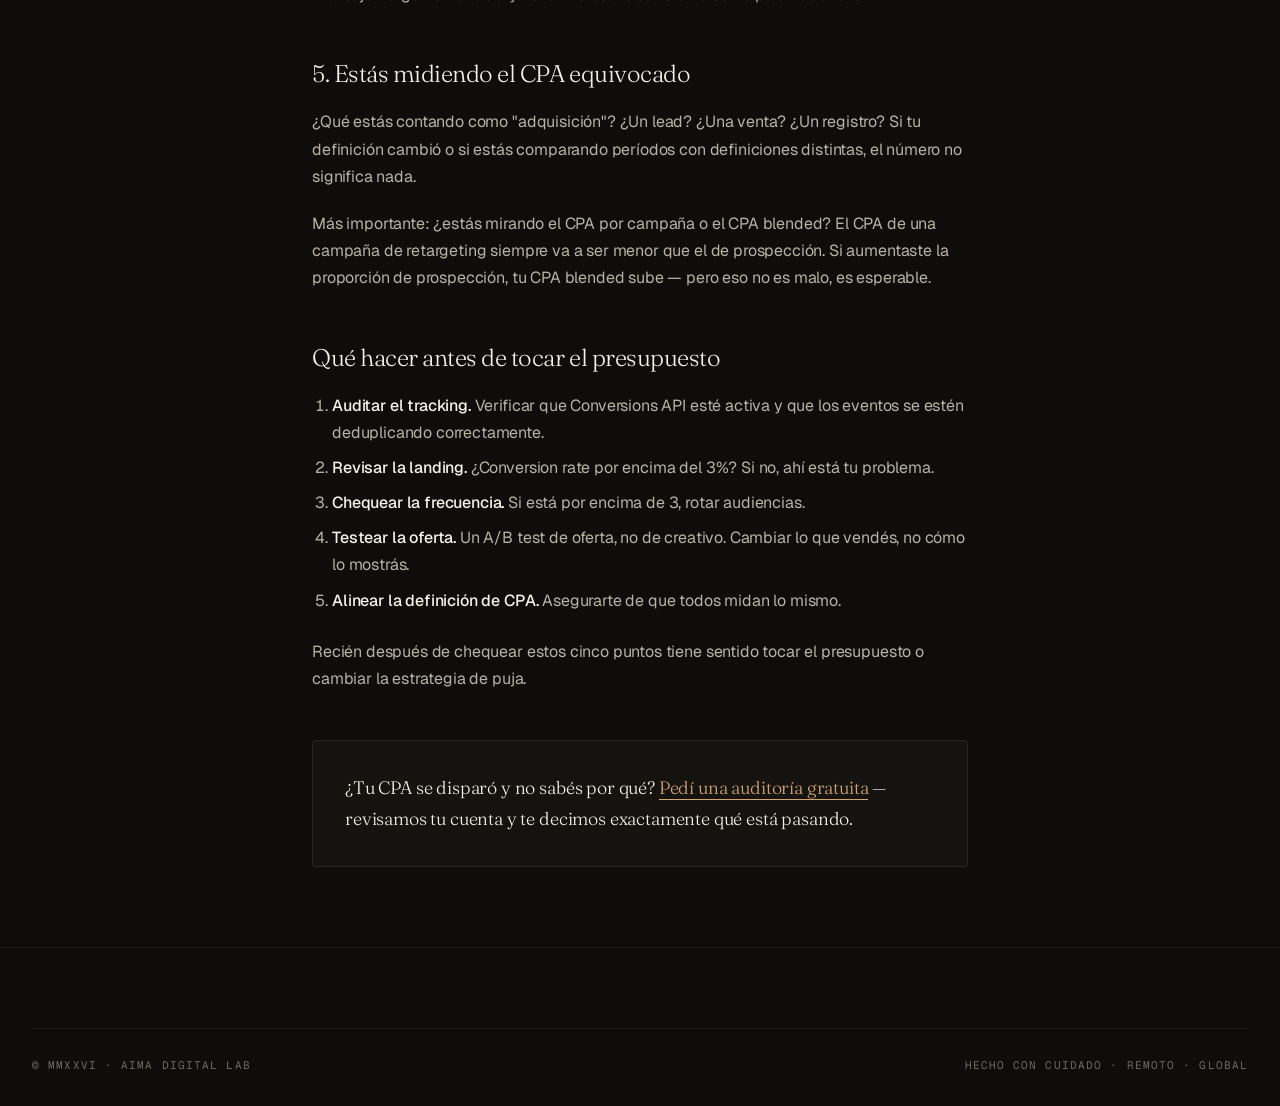
<file: pages/por-que-tu-cpa-subio.html>
<!DOCTYPE html>
<html lang="es">
<head>
  <!-- Google Tag Manager -->
  <script>(function(w,d,s,l,i){w[l]=w[l]||[];w[l].push({'gtm.start':
  new Date().getTime(),event:'gtm.js'});var f=d.getElementsByTagName(s)[0],
  j=d.createElement(s),dl=l!='dataLayer'?'&l='+l:'';j.async=true;j.src=
  'https://www.googletagmanager.com/gtm.js?id='+i+dl;f.parentNode.insertBefore(j,f);
  })(window,document,'script','dataLayer','GTM-55Q4Z6VT');</script>
  <!-- End Google Tag Manager -->
  <meta charset="UTF-8" />
  <meta name="viewport" content="width=device-width, initial-scale=1.0" />
  <title>Por qué tu CPA subió un 40% — AIMA Digital Lab</title>
  <meta name="description" content="Las cinco causas reales detrás de un costo de adquisición que se dispara — y cómo identificar cuál te está pegando." />

  <meta property="og:title" content="Por qué tu CPA subió un 40% — AIMA Digital Lab" />
  <meta property="og:description" content="Las cinco causas reales detrás de un CPA que se dispara y cómo solucionarlo." />
  <meta property="og:type" content="article" />

  <link rel="preconnect" href="https://fonts.googleapis.com">
  <link rel="preconnect" href="https://fonts.gstatic.com" crossorigin>
  <link href="https://fonts.googleapis.com/css2?family=Fraunces:ital,opsz,wght@0,9..144,300..900;1,9..144,300..900&family=Geist+Mono:wght@400;500&family=Geist:wght@300;400;500;600&display=swap" rel="stylesheet">
  <link rel="stylesheet" href="../assets/css/styles.css">
</head>
<body>
<!-- Google Tag Manager (noscript) -->
<noscript><iframe src="https://www.googletagmanager.com/ns.html?id=GTM-55Q4Z6VT"
height="0" width="0" style="display:none;visibility:hidden"></iframe></noscript>
<!-- End Google Tag Manager (noscript) -->

<nav class="nav scrolled">
  <div class="container nav-inner">
    <a href="../" class="logo">
      <img src="../assets/img/aima-logo.png" alt="AIMA" class="logo-img">
    </a>
    <a href="../#contacto" class="nav-cta">
      Auditoría gratuita
      <svg class="nav-cta-arrow" width="12" height="12" viewBox="0 0 12 12" fill="none">
        <path d="M2 6 H10 M6 2 L10 6 L6 10" stroke="currentColor" stroke-width="1.2"/>
      </svg>
    </a>
  </div>
</nav>

<article class="post">
  <div class="container post-container">

    <a href="../#blog" class="post-back">← Volver al diario</a>

    <div class="post-header">
      <div class="post-meta">
        <span class="cat">Performance</span>
        <span>6 min de lectura · 28 marzo 2026</span>
      </div>
      <h1>Por qué tu CPA subió un 40% <em>(y no es culpa de Meta).</em></h1>
    </div>

    <div class="post-body">

      <p class="post-lead">Tu costo de adquisición se disparó. La reacción natural es culpar al algoritmo, subir el presupuesto o cambiar los creativos. Antes de hacer cualquiera de esas cosas, revisá estas cinco causas — probablemente el problema esté más cerca de lo que pensás.</p>

      <h2>1. Tu landing no convierte — y nunca lo hizo bien</h2>

      <p>El CPA no es solo lo que pagás por el click. Es lo que pagás por la <strong>conversión</strong>. Si tu landing tiene un conversion rate del 1.5% en lugar del 3% que podría tener, tu CPA se duplica sin que Meta mueva un dedo.</p>

      <p>Revisá: velocidad de carga (si tarda más de 3 segundos, ya perdiste), claridad del mensaje (¿se entiende qué ofrecés en 5 segundos?), y fricción del formulario (cada campo extra baja la conversión un 10-15%).</p>

      <h2>2. Tu audiencia se saturó</h2>

      <p>Si llevas 6 meses apuntando al mismo público con variaciones del mismo mensaje, la frecuencia se dispara y el CPM sube. Meta te lo va a cobrar más caro porque la misma gente ya vio tu ad demasiadas veces.</p>

      <p><strong>La señal:</strong> frecuencia por encima de 3 en campañas de prospección. Si estás ahí, necesitás audiencias nuevas o un mensaje radicalmente distinto.</p>

      <h2>3. Tu tracking está roto (y no lo sabés)</h2>

      <p>Esta es la causa más común y la más ignorada. Después de iOS 14.5, el tracking se degradó. Si tu pixel no está configurado con Conversions API, estás perdiendo entre el 20% y el 40% de las conversiones reportadas. Eso hace que tu CPA <em>parezca</em> más alto de lo que realmente es.</p>

      <p>Pero hay algo peor: si el tracking está mal configurado, el algoritmo de Meta optimiza con datos incompletos. No solo reporta mal — <strong>optimiza mal</strong>.</p>

      <h2>4. Tu oferta perdió relevancia</h2>

      <p>Esto pasa más de lo que la gente admite. Una oferta que funcionó en enero puede no funcionar en abril. El mercado cambia, la competencia se mueve, las prioridades del consumidor rotan.</p>

      <p>Si el CTR de tus ads bajó pero el CPM se mantuvo, el problema no es la distribución — es el mensaje. La gente ve tu ad y no le interesa lo suficiente como para hacer click.</p>

      <h2>5. Estás midiendo el CPA equivocado</h2>

      <p>¿Qué estás contando como "adquisición"? ¿Un lead? ¿Una venta? ¿Un registro? Si tu definición cambió o si estás comparando períodos con definiciones distintas, el número no significa nada.</p>

      <p>Más importante: ¿estás mirando el CPA por campaña o el CPA blended? El CPA de una campaña de retargeting siempre va a ser menor que el de prospección. Si aumentaste la proporción de prospección, tu CPA blended sube — pero eso no es malo, es esperable.</p>

      <h2>Qué hacer antes de tocar el presupuesto</h2>

      <ol>
        <li><strong>Auditar el tracking.</strong> Verificar que Conversions API esté activa y que los eventos se estén deduplicando correctamente.</li>
        <li><strong>Revisar la landing.</strong> ¿Conversion rate por encima del 3%? Si no, ahí está tu problema.</li>
        <li><strong>Chequear la frecuencia.</strong> Si está por encima de 3, rotar audiencias.</li>
        <li><strong>Testear la oferta.</strong> Un A/B test de oferta, no de creativo. Cambiar lo que vendés, no cómo lo mostrás.</li>
        <li><strong>Alinear la definición de CPA.</strong> Asegurarte de que todos midan lo mismo.</li>
      </ol>

      <p>Recién después de chequear estos cinco puntos tiene sentido tocar el presupuesto o cambiar la estrategia de puja.</p>

      <div class="post-cta">
        <p>¿Tu CPA se disparó y no sabés por qué? <a href="../#contacto">Pedí una auditoría gratuita</a> — revisamos tu cuenta y te decimos exactamente qué está pasando.</p>
      </div>

    </div>

  </div>
</article>

<footer>
  <div class="container">
    <div class="footer-bottom">
      <span>© MMXXVI · AIMA Digital Lab</span>
      <span>Hecho con cuidado · remoto · global</span>
    </div>
  </div>
</footer>

</body>
</html>
</file>
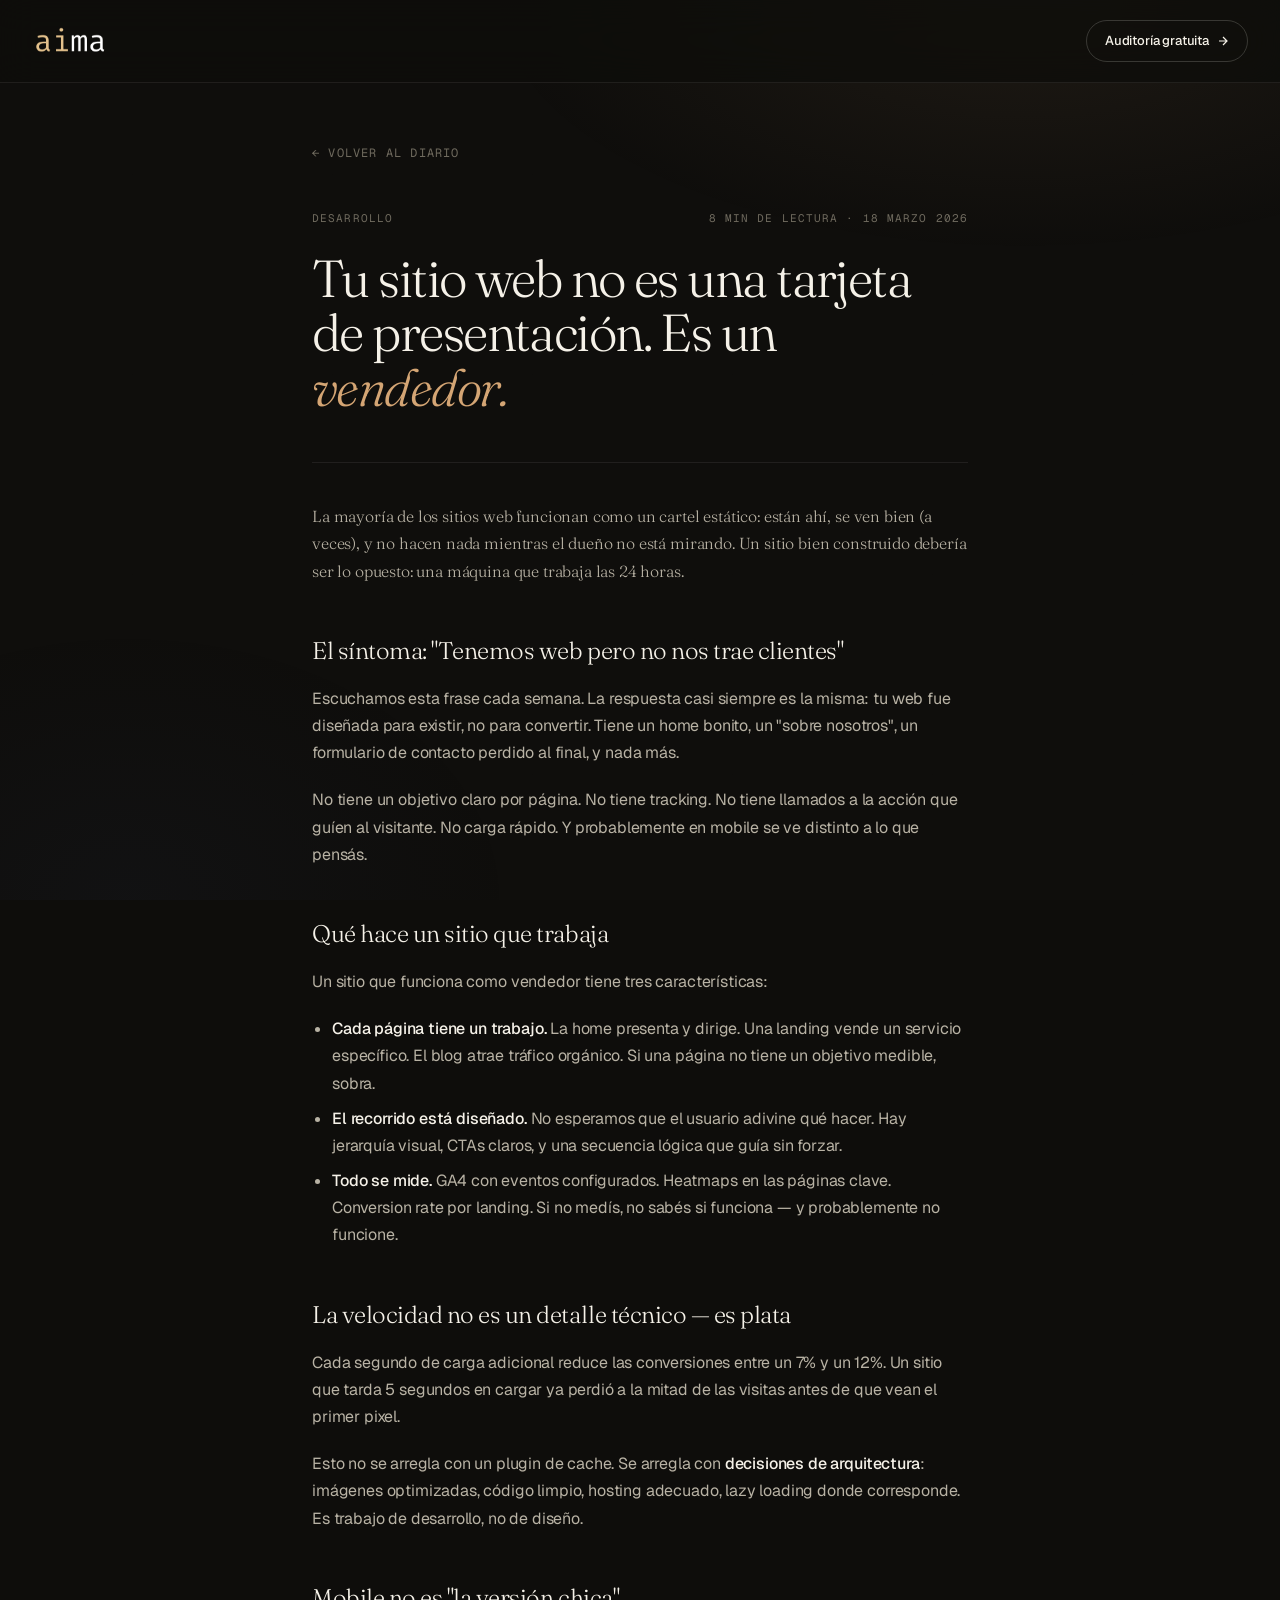
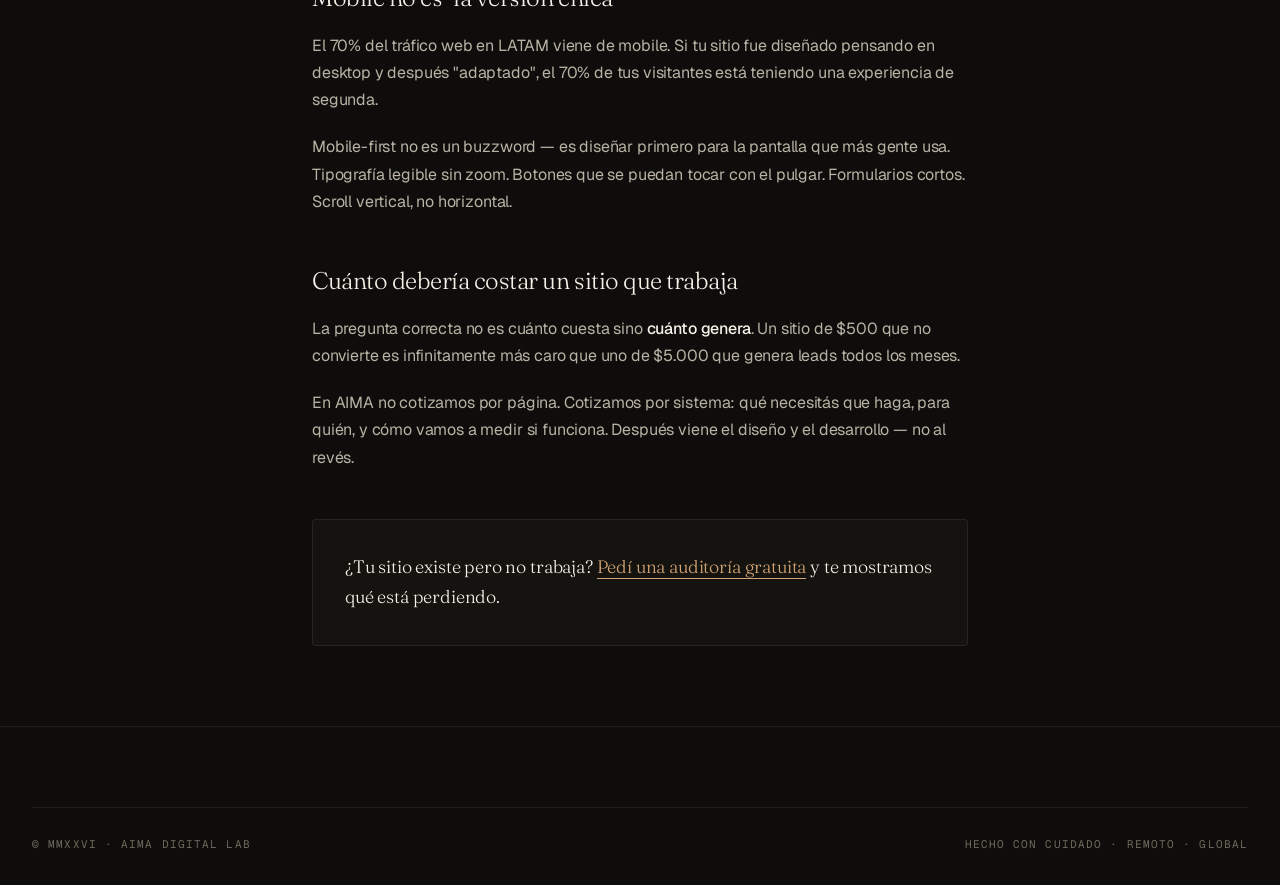
<file: pages/tu-sitio-web-no-es-una-tarjeta.html>
<!DOCTYPE html>
<html lang="es">
<head>
  <!-- Google Tag Manager -->
  <script>(function(w,d,s,l,i){w[l]=w[l]||[];w[l].push({'gtm.start':
  new Date().getTime(),event:'gtm.js'});var f=d.getElementsByTagName(s)[0],
  j=d.createElement(s),dl=l!='dataLayer'?'&l='+l:'';j.async=true;j.src=
  'https://www.googletagmanager.com/gtm.js?id='+i+dl;f.parentNode.insertBefore(j,f);
  })(window,document,'script','dataLayer','GTM-55Q4Z6VT');</script>
  <!-- End Google Tag Manager -->
  <meta charset="UTF-8" />
  <meta name="viewport" content="width=device-width, initial-scale=1.0" />
  <title>Tu sitio web no es una tarjeta de presentación — AIMA Digital Lab</title>
  <meta name="description" content="La diferencia entre un sitio que existe y un sitio que trabaja. Qué debería hacer tu web cuando vos no estás mirando." />

  <meta property="og:title" content="Tu sitio web no es una tarjeta de presentación — AIMA Digital Lab" />
  <meta property="og:description" content="La diferencia entre un sitio que existe y un sitio que trabaja." />
  <meta property="og:type" content="article" />

  <link rel="preconnect" href="https://fonts.googleapis.com">
  <link rel="preconnect" href="https://fonts.gstatic.com" crossorigin>
  <link href="https://fonts.googleapis.com/css2?family=Fraunces:ital,opsz,wght@0,9..144,300..900;1,9..144,300..900&family=Geist+Mono:wght@400;500&family=Geist:wght@300;400;500;600&display=swap" rel="stylesheet">
  <link rel="stylesheet" href="../assets/css/styles.css">
</head>
<body>
<!-- Google Tag Manager (noscript) -->
<noscript><iframe src="https://www.googletagmanager.com/ns.html?id=GTM-55Q4Z6VT"
height="0" width="0" style="display:none;visibility:hidden"></iframe></noscript>
<!-- End Google Tag Manager (noscript) -->

<nav class="nav scrolled">
  <div class="container nav-inner">
    <a href="../" class="logo">
      <img src="../assets/img/aima-logo.png" alt="AIMA" class="logo-img">
    </a>
    <a href="../#contacto" class="nav-cta">
      Auditoría gratuita
      <svg class="nav-cta-arrow" width="12" height="12" viewBox="0 0 12 12" fill="none">
        <path d="M2 6 H10 M6 2 L10 6 L6 10" stroke="currentColor" stroke-width="1.2"/>
      </svg>
    </a>
  </div>
</nav>

<article class="post">
  <div class="container post-container">

    <a href="../#blog" class="post-back">← Volver al diario</a>

    <div class="post-header">
      <div class="post-meta">
        <span class="cat">Desarrollo</span>
        <span>8 min de lectura · 18 marzo 2026</span>
      </div>
      <h1>Tu sitio web no es una tarjeta de presentación. Es un <em>vendedor.</em></h1>
    </div>

    <div class="post-body">

      <p class="post-lead">La mayoría de los sitios web funcionan como un cartel estático: están ahí, se ven bien (a veces), y no hacen nada mientras el dueño no está mirando. Un sitio bien construido debería ser lo opuesto: una máquina que trabaja las 24 horas.</p>

      <h2>El síntoma: "Tenemos web pero no nos trae clientes"</h2>

      <p>Escuchamos esta frase cada semana. La respuesta casi siempre es la misma: tu web fue diseñada para existir, no para convertir. Tiene un home bonito, un "sobre nosotros", un formulario de contacto perdido al final, y nada más.</p>

      <p>No tiene un objetivo claro por página. No tiene tracking. No tiene llamados a la acción que guíen al visitante. No carga rápido. Y probablemente en mobile se ve distinto a lo que pensás.</p>

      <h2>Qué hace un sitio que trabaja</h2>

      <p>Un sitio que funciona como vendedor tiene tres características:</p>

      <ul>
        <li><strong>Cada página tiene un trabajo.</strong> La home presenta y dirige. Una landing vende un servicio específico. El blog atrae tráfico orgánico. Si una página no tiene un objetivo medible, sobra.</li>
        <li><strong>El recorrido está diseñado.</strong> No esperamos que el usuario adivine qué hacer. Hay jerarquía visual, CTAs claros, y una secuencia lógica que guía sin forzar.</li>
        <li><strong>Todo se mide.</strong> GA4 con eventos configurados. Heatmaps en las páginas clave. Conversion rate por landing. Si no medís, no sabés si funciona — y probablemente no funcione.</li>
      </ul>

      <h2>La velocidad no es un detalle técnico — es plata</h2>

      <p>Cada segundo de carga adicional reduce las conversiones entre un 7% y un 12%. Un sitio que tarda 5 segundos en cargar ya perdió a la mitad de las visitas antes de que vean el primer pixel.</p>

      <p>Esto no se arregla con un plugin de cache. Se arregla con <strong>decisiones de arquitectura</strong>: imágenes optimizadas, código limpio, hosting adecuado, lazy loading donde corresponde. Es trabajo de desarrollo, no de diseño.</p>

      <h2>Mobile no es "la versión chica"</h2>

      <p>El 70% del tráfico web en LATAM viene de mobile. Si tu sitio fue diseñado pensando en desktop y después "adaptado", el 70% de tus visitantes está teniendo una experiencia de segunda.</p>

      <p>Mobile-first no es un buzzword — es diseñar primero para la pantalla que más gente usa. Tipografía legible sin zoom. Botones que se puedan tocar con el pulgar. Formularios cortos. Scroll vertical, no horizontal.</p>

      <h2>Cuánto debería costar un sitio que trabaja</h2>

      <p>La pregunta correcta no es cuánto cuesta sino <strong>cuánto genera</strong>. Un sitio de $500 que no convierte es infinitamente más caro que uno de $5.000 que genera leads todos los meses.</p>

      <p>En AIMA no cotizamos por página. Cotizamos por sistema: qué necesitás que haga, para quién, y cómo vamos a medir si funciona. Después viene el diseño y el desarrollo — no al revés.</p>

      <div class="post-cta">
        <p>¿Tu sitio existe pero no trabaja? <a href="../#contacto">Pedí una auditoría gratuita</a> y te mostramos qué está perdiendo.</p>
      </div>

    </div>

  </div>
</article>

<footer>
  <div class="container">
    <div class="footer-bottom">
      <span>© MMXXVI · AIMA Digital Lab</span>
      <span>Hecho con cuidado · remoto · global</span>
    </div>
  </div>
</footer>

</body>
</html>
</file>
<file: assets/css/styles.css>
/* ============================================================
   NYX — Soluciones Digitales
   styles.css
   Editorial dark aesthetic. See docs/design-system.md for tokens.
   ============================================================ */

:root {
  /* Surface */
  --bg: #0E0D0B;
  --bg-2: #15130F;
  --bg-3: #1C1A14;

  /* Lines */
  --line: rgba(245, 241, 232, 0.08);
  --line-strong: rgba(245, 241, 232, 0.18);

  /* Ink */
  --ink: #F5F1E8;
  --ink-2: #B8B2A4;
  --ink-3: #6F6A5E;

  /* Accent (luz de luna / cobre) */
  --accent: #D4A574;
  --accent-deep: #B0834A;
  --accent-soft: rgba(212, 165, 116, 0.12);

  /* Type */
  --serif: 'Fraunces', 'Times New Roman', serif;
  --sans: 'Geist', -apple-system, BlinkMacSystemFont, sans-serif;
  --mono: 'Geist Mono', 'Courier New', monospace;

  /* Motion */
  --ease: cubic-bezier(0.22, 1, 0.36, 1);
  --ease-2: cubic-bezier(0.65, 0, 0.35, 1);
}

* { margin: 0; padding: 0; box-sizing: border-box; }

html {
  scroll-behavior: smooth;
  -webkit-font-smoothing: antialiased;
  -moz-osx-font-smoothing: grayscale;
}

body {
  background: var(--bg);
  color: var(--ink);
  font-family: var(--sans);
  font-weight: 400;
  font-size: 16px;
  line-height: 1.5;
  overflow-x: hidden;
  position: relative;
  letter-spacing: -0.01em;
}

/* Grain overlay — barely there, but adds texture */
body::before {
  content: '';
  position: fixed;
  inset: 0;
  pointer-events: none;
  z-index: 1;
  background-image: url("data:image/svg+xml;utf8,<svg xmlns='http://www.w3.org/2000/svg' width='200' height='200'><filter id='n'><feTurbulence type='fractalNoise' baseFrequency='0.9' numOctaves='3'/><feColorMatrix values='0 0 0 0 0.96  0 0 0 0 0.94  0 0 0 0 0.91  0 0 0 0.5 0'/></filter><rect width='100%25' height='100%25' filter='url(%23n)' opacity='0.35'/></svg>");
  mix-blend-mode: overlay;
  opacity: 0.35;
}

/* Soft ambient gradient — nebula-like but restrained */
body::after {
  content: '';
  position: fixed;
  inset: 0;
  pointer-events: none;
  z-index: 0;
  background:
    radial-gradient(ellipse 60% 40% at 80% 0%, rgba(212, 165, 116, 0.08), transparent 70%),
    radial-gradient(ellipse 50% 50% at 10% 100%, rgba(60, 80, 130, 0.06), transparent 60%);
}

::selection { background: var(--accent); color: var(--bg); }

a { color: inherit; text-decoration: none; }
button { background: none; border: none; cursor: pointer; color: inherit; font-family: inherit; }
img { display: block; max-width: 100%; }

.container {
  max-width: 1440px;
  margin: 0 auto;
  padding: 0 32px;
  position: relative;
  z-index: 2;
}

/* ───────── NAV ───────── */
.nav {
  position: fixed;
  top: 0;
  left: 0;
  right: 0;
  z-index: 100;
  padding: 20px 0;
  transition: background 0.4s var(--ease), backdrop-filter 0.4s var(--ease), border-color 0.4s var(--ease);
  border-bottom: 1px solid transparent;
}
.nav.scrolled {
  background: rgba(14, 13, 11, 0.78);
  backdrop-filter: blur(18px) saturate(140%);
  -webkit-backdrop-filter: blur(18px) saturate(140%);
  border-bottom-color: var(--line);
}
.nav-inner {
  display: flex;
  align-items: center;
  justify-content: space-between;
  gap: 40px;
}
.logo {
  display: flex;
  align-items: center;
}
.logo-img {
  height: 28px;
  width: auto;
}
.nav-links {
  display: flex;
  gap: 36px;
  font-size: 14px;
  font-weight: 400;
  list-style: none;
}
.nav-links a {
  color: var(--ink-2);
  transition: color 0.3s var(--ease);
  position: relative;
}
.nav-links a:hover { color: var(--ink); }
.nav-actions {
  display: flex;
  align-items: center;
  gap: 20px;
}
.nav-contact {
  font-size: 14px;
  color: var(--ink-2);
  transition: color 0.3s var(--ease);
}
.nav-contact:hover { color: var(--accent); }
.nav-cta {
  display: inline-flex;
  align-items: center;
  gap: 8px;
  padding: 10px 18px;
  border: 1px solid var(--line-strong);
  border-radius: 100px;
  font-size: 13px;
  font-weight: 500;
  transition: all 0.3s var(--ease);
}
.nav-cta:hover {
  background: var(--ink);
  color: var(--bg);
  border-color: var(--ink);
}
.nav-cta-arrow { transition: transform 0.3s var(--ease); }
.nav-cta:hover .nav-cta-arrow { transform: translateX(3px); }

@media (max-width: 880px) {
  .nav-links { display: none; }
}

/* ───────── HERO ───────── */
.hero {
  min-height: 100vh;
  padding: 140px 0 60px;
  display: flex;
  flex-direction: column;
  justify-content: space-between;
  position: relative;
  overflow: hidden;
}
.hero-video {
  position: absolute;
  inset: 0;
  width: 100%;
  height: 100%;
  object-fit: cover;
  z-index: 0;
  transition: opacity 0.4s ease;
}
.hero-overlay {
  position: absolute;
  inset: 0;
  z-index: 1;
  background:
    linear-gradient(180deg, rgba(14, 13, 11, 0.7) 0%, rgba(14, 13, 11, 0.6) 50%, rgba(14, 13, 11, 0.9) 100%);
}

.hero > .container {
  position: relative;
  z-index: 2;
}

.hero-meta {
  display: flex;
  justify-content: space-between;
  align-items: flex-start;
  gap: 40px;
  font-family: var(--mono);
  font-size: 11px;
  letter-spacing: 0.12em;
  text-transform: uppercase;
  color: var(--ink-3);
  margin-bottom: 80px;
}
.hero-meta-block { display: flex; flex-direction: column; gap: 6px; }
.hero-meta-block strong { color: var(--ink-2); font-weight: 500; }

.hero-headline {
  font-family: var(--serif);
  font-weight: 300;
  font-size: clamp(56px, 11vw, 188px);
  line-height: 0.92;
  letter-spacing: -0.04em;
  margin-bottom: 80px;
  position: relative;
}
.hero-headline .line { display: block; opacity: 0; transform: translateY(40px); animation: rise 1.2s var(--ease) forwards; }
.hero-headline .line:nth-child(1) { animation-delay: 0.15s; }
.hero-headline .line:nth-child(2) { animation-delay: 0.35s; }
.hero-headline em {
  font-style: italic;
  font-weight: 300;
  font-variation-settings: "opsz" 144;
  background: linear-gradient(120deg, var(--accent), #E8C792 60%, var(--accent-deep));
  -webkit-background-clip: text;
  background-clip: text;
  -webkit-text-fill-color: transparent;
}
.hero-headline .ampersand {
  display: inline-block;
  font-style: italic;
  color: var(--accent);
  font-variation-settings: "opsz" 144;
  transform: translateY(-0.05em);
}

@keyframes rise {
  to { opacity: 1; transform: translateY(0); }
}

.hero-bottom {
  display: grid;
  grid-template-columns: 1fr auto;
  gap: 60px;
  align-items: end;
  padding-top: 40px;
  border-top: 1px solid var(--line);
}
.hero-lede {
  font-family: var(--serif);
  font-weight: 300;
  font-size: clamp(18px, 1.9vw, 24px);
  line-height: 1.35;
  max-width: 540px;
  color: var(--ink);
  letter-spacing: -0.01em;
}
.hero-lede em { font-style: italic; color: var(--accent); }

.hero-actions {
  display: flex;
  flex-direction: column;
  gap: 16px;
  align-items: flex-end;
}
.btn-primary {
  display: inline-flex;
  align-items: center;
  gap: 14px;
  padding: 18px 28px;
  background: var(--ink);
  color: var(--bg);
  border-radius: 100px;
  font-size: 14px;
  font-weight: 500;
  letter-spacing: -0.005em;
  transition: all 0.4s var(--ease);
  position: relative;
  overflow: hidden;
}
.btn-primary::before {
  content: '';
  position: absolute;
  inset: 0;
  background: var(--accent);
  transform: translateY(101%);
  transition: transform 0.5s var(--ease);
  z-index: 0;
}
.btn-primary:hover::before { transform: translateY(0); }
.btn-primary:hover { color: var(--bg); }
.btn-primary span, .btn-primary svg { position: relative; z-index: 1; }
.btn-primary svg { transition: transform 0.4s var(--ease); }
.btn-primary:hover svg { transform: translate(2px, -2px); }

.btn-ghost {
  display: inline-flex;
  align-items: center;
  gap: 10px;
  font-size: 13px;
  color: var(--ink-2);
  font-family: var(--mono);
  text-transform: uppercase;
  letter-spacing: 0.1em;
  padding: 4px 0;
  border-bottom: 1px solid var(--line-strong);
  transition: all 0.3s var(--ease);
}
.btn-ghost:hover { color: var(--accent); border-color: var(--accent); }

@media (max-width: 880px) {
  .hero-bottom { grid-template-columns: 1fr; }
  .hero-actions { align-items: flex-start; }
  .hero-headline .line:nth-child(2) { padding-left: 0; }
  .hero-meta { flex-wrap: wrap; gap: 24px; }
}

/* ───────── SECTION SCAFFOLDING ───────── */
section { position: relative; z-index: 2; }

.section-head {
  display: grid;
  grid-template-columns: 120px 1fr;
  gap: 40px;
  align-items: start;
  margin-bottom: 80px;
  padding-top: 120px;
  border-top: 1px solid var(--line);
}
.section-num {
  font-family: var(--mono);
  font-size: 12px;
  color: var(--accent);
  letter-spacing: 0.16em;
  padding-top: 8px;
}
.section-title {
  font-family: var(--serif);
  font-weight: 300;
  font-size: clamp(36px, 5.5vw, 76px);
  line-height: 0.98;
  letter-spacing: -0.03em;
  max-width: 900px;
}
.section-title em { font-style: italic; color: var(--accent); }
.section-kicker {
  font-family: var(--mono);
  font-size: 11px;
  text-transform: uppercase;
  letter-spacing: 0.15em;
  color: var(--ink-3);
  margin-bottom: 20px;
  display: block;
}

@media (max-width: 720px) {
  .section-head { grid-template-columns: 1fr; gap: 16px; padding-top: 80px; margin-bottom: 50px; }
}

/* ───────── MANIFIESTO ───────── */
.manifiesto {
  padding-bottom: 100px;
}
.manifiesto-grid {
  display: grid;
  grid-template-columns: 1fr 1fr;
  gap: 80px;
}
.manifiesto-lead {
  font-family: var(--serif);
  font-weight: 300;
  font-size: clamp(22px, 2.6vw, 36px);
  line-height: 1.25;
  letter-spacing: -0.02em;
  color: var(--ink);
}
.manifiesto-lead em { color: var(--accent); font-style: italic; }
.manifiesto-body {
  font-size: 16px;
  line-height: 1.65;
  color: var(--ink-2);
  max-width: 460px;
}
.manifiesto-body p + p { margin-top: 16px; }
.manifiesto-stats {
  margin-top: 40px;
  display: grid;
  grid-template-columns: repeat(3, 1fr);
  gap: 24px;
  border-top: 1px solid var(--line);
  padding-top: 32px;
}
.stat-num {
  font-family: var(--serif);
  font-size: 48px;
  font-weight: 300;
  letter-spacing: -0.03em;
  color: var(--ink);
  line-height: 1;
}
.stat-num em { color: var(--accent); font-style: italic; }
.stat-label {
  font-family: var(--mono);
  font-size: 11px;
  text-transform: uppercase;
  letter-spacing: 0.12em;
  color: var(--ink-3);
  margin-top: 8px;
}

@media (max-width: 880px) {
  .manifiesto-grid { grid-template-columns: 1fr; gap: 40px; }
}

/* ───────── SEGMENTACIÓN ───────── */
.audiencias {
  padding-bottom: 120px;
}
.audiencias-grid {
  display: grid;
  grid-template-columns: repeat(3, 1fr);
  gap: 1px;
  background: var(--line);
  border: 1px solid var(--line);
  border-radius: 2px;
  overflow: hidden;
}

/* Qué hacemos — grilla de servicios */
.que-hacemos { padding: 100px 0; }
.que-hacemos-grid {
  display: grid !important;
  grid-template-columns: repeat(4, 1fr) !important;
  gap: 16px !important;
  margin-bottom: 56px;
}
.qh-card {
  background: var(--bg-2);
  border: 1px solid var(--line-strong, rgba(245,241,232,0.08));
  padding: 36px 28px;
  transition: border-color 0.3s var(--ease);
}
.qh-card:hover { border-color: var(--accent); }
.qh-card h4 {
  font-family: var(--serif);
  font-size: clamp(18px, 2vw, 22px);
  font-weight: 400;
  font-style: italic;
  color: var(--ink);
  margin-bottom: 12px;
}
.qh-card p {
  font-family: var(--mono);
  font-size: 14px;
  color: var(--ink-2);
  line-height: 1.8;
  letter-spacing: 0.02em;
}
@media (max-width: 768px) {
  .que-hacemos-grid { grid-template-columns: repeat(2, 1fr) !important; gap: 12px !important; margin-bottom: 24px; }
  .servicios-cta { margin-top: 16px; margin-bottom: 0; padding: 20px; }
  .servicios-cta-text { font-size: 16px; }
  .qh-card { padding: 24px 20px; }
}
@media (max-width: 480px) {
  .que-hacemos-grid { grid-template-columns: 1fr !important; }
}

.audiencia {
  background: var(--bg);
  padding: 48px 36px;
  display: flex;
  flex-direction: column;
  gap: 24px;
  position: relative;
  transition: background 0.5s var(--ease);
  min-height: 480px;
}
.audiencia:hover { background: var(--bg-2); }
.audiencia-num {
  font-family: var(--mono);
  font-size: 11px;
  letter-spacing: 0.15em;
  color: var(--ink-3);
  display: flex;
  justify-content: space-between;
  align-items: center;
}
.audiencia-num .dot {
  width: 6px; height: 6px; border-radius: 50%;
  background: var(--accent);
  transition: transform 0.4s var(--ease), box-shadow 0.4s var(--ease);
}
.audiencia:hover .dot {
  transform: scale(1.6);
  box-shadow: 0 0 20px var(--accent);
}
.audiencia h3 {
  font-family: var(--serif);
  font-weight: 300;
  font-style: italic;
  font-size: 42px;
  letter-spacing: -0.025em;
  line-height: 1;
  color: var(--ink);
}
.audiencia p {
  color: var(--ink-2);
  font-size: 15px;
  line-height: 1.55;
  max-width: 320px;
}
.audiencia-list {
  margin-top: auto;
  list-style: none;
  display: flex;
  flex-direction: column;
  gap: 10px;
  font-family: var(--mono);
  font-size: 12px;
  color: var(--ink);
  letter-spacing: 0.02em;
}
.audiencia-list li {
  padding: 10px 0;
  border-top: 1px solid var(--line);
  display: flex;
  justify-content: space-between;
  align-items: center;
}
.audiencia-list li::after {
  content: '→';
  color: var(--ink-3);
  font-size: 14px;
  transition: color 0.3s var(--ease), transform 0.3s var(--ease);
}
.audiencia-list li:hover::after { color: var(--accent); transform: translateX(4px); }
.audiencia-list-highlight {
  color: var(--accent) !important;
  font-weight: 500;
  letter-spacing: 0.04em;
}
.audiencia-list-highlight::after {
  color: var(--accent) !important;
}

/* SUPER IA */
.super-ia {
  padding: 60px 0 100px;
}
.super-ia .section-title { margin-bottom: 16px; }
.super-ia-intro {
  font-family: var(--serif);
  font-size: clamp(16px, 2vw, 18px);
  color: var(--ink-2);
  line-height: 1.7;
  max-width: 640px;
  margin-bottom: 56px;
}
.super-ia-intro em { color: var(--accent); font-style: italic; }
.ia-layout {
  display: grid;
  grid-template-columns: 1fr 2fr;
  gap: 32px;
}
.ia-grid {
  display: grid;
  grid-template-columns: repeat(2, 1fr);
  gap: 1px;
  background: var(--line);
  border: 1px solid var(--line);
}
.ia-video {
  position: relative;
  min-height: 100%;
}
.ia-video video {
  width: 100%;
  height: 100%;
  object-fit: cover;
  border: 1px solid var(--line);
  border-radius: 0;
}
.ia-card {
  background: var(--bg);
  padding: 40px 32px;
  display: flex;
  flex-direction: column;
  transition: background 0.3s var(--ease);
}
.ia-card:hover { background: var(--bg-2); }
.ia-card-label {
  font-family: var(--mono);
  font-size: 10px;
  letter-spacing: 0.12em;
  text-transform: uppercase;
  color: var(--accent);
  margin-bottom: 16px;
}
.ia-card h4 {
  font-family: var(--serif);
  font-size: clamp(18px, 2vw, 22px);
  font-weight: 400;
  font-style: italic;
  color: var(--ink);
  margin-bottom: 12px;
}
.ia-card p {
  font-size: 14px;
  color: var(--ink-2);
  line-height: 1.6;
  margin-bottom: auto;
  padding-bottom: 20px;
}
.ia-card-tools {
  font-family: var(--mono);
  font-size: 11px;
  color: var(--ink-3);
  letter-spacing: 0.02em;
  padding-top: 16px;
  border-top: 1px solid var(--line);
}
.ia-card-tools em {
  color: var(--accent);
  font-style: normal;
  margin: 0 3px;
}
@media (max-width: 768px) {
  .ia-layout { grid-template-columns: 1fr; }
  .ia-grid { grid-template-columns: 1fr; }
  .ia-video { min-height: auto; }
  .ia-video video { width: 100%; height: auto; min-height: auto; object-fit: contain; }
}
.servicio-cards {
  display: grid;
  grid-template-columns: 1fr 1fr;
  gap: 12px;
  margin-top: auto;
}
.servicio-card {
  background: var(--bg-2);
  border: 1px solid var(--line);
  padding: 24px 20px;
  text-align: center;
  transition: border-color 0.3s var(--ease);
}
.servicio-card:hover {
  border-color: var(--accent);
}
.servicio-card h4 {
  font-family: var(--sans);
  font-size: 13px;
  font-weight: 600;
  letter-spacing: 0.06em;
  text-transform: uppercase;
  color: var(--ink);
  margin-bottom: 10px;
}
.servicio-tags {
  font-family: var(--mono);
  font-size: 11px;
  color: var(--ink-3);
  letter-spacing: 0.02em;
  line-height: 1.6;
}
.servicio-tags em {
  color: var(--accent);
  font-style: normal;
  margin: 0 2px;
}
@media (max-width: 540px) {
  .servicio-cards { grid-template-columns: 1fr; }
}
.audiencia-case {
  font-family: var(--serif);
  font-style: italic;
  font-size: 14px;
  color: var(--ink-3);
  padding-top: 16px;
  border-top: 1px solid var(--line);
}
.audiencia-case strong { color: var(--accent); font-weight: 400; }
.audiencia-logo {
  margin-top: 16px;
  padding-top: 16px;
  border-top: 1px solid var(--line);
}
.audiencia-logo img {
  height: 18px;
  width: auto;
  opacity: 0.7;
  transition: opacity 0.3s var(--ease);
}
.audiencia:hover .audiencia-logo img { opacity: 1; }

@media (max-width: 880px) {
  .audiencias-grid { grid-template-columns: 1fr; }
  .audiencia { min-height: auto; }
}

/* ───────── SERVICIOS ───────── */
.servicios { padding-bottom: 120px; }
.servicios-list {
  border-top: 1px solid var(--line);
}
.servicio {
  display: grid;
  grid-template-columns: 80px 1.4fr 1fr auto;
  gap: 40px;
  align-items: center;
  padding: 40px 0;
  border-bottom: 1px solid var(--line);
  position: relative;
  cursor: pointer;
  transition: padding 0.4s var(--ease);
}
.servicio::before {
  content: '';
  position: absolute;
  left: -32px;
  right: -32px;
  top: 0;
  bottom: 0;
  background: var(--bg-2);
  opacity: 0;
  transition: opacity 0.4s var(--ease);
  z-index: -1;
  border-radius: 4px;
}
.servicio:hover::before { opacity: 1; }
.servicio:hover { padding-left: 24px; padding-right: 24px; }

.servicio-num {
  font-family: var(--mono);
  color: var(--ink-3);
  font-size: 13px;
  letter-spacing: 0.1em;
}
.servicio h4 {
  font-family: var(--serif);
  font-weight: 300;
  font-size: clamp(28px, 3.5vw, 44px);
  letter-spacing: -0.025em;
  line-height: 1.05;
  transition: color 0.4s var(--ease);
}
.servicio h4 em { font-style: italic; color: var(--accent); }
.servicio-desc {
  color: var(--ink-2);
  font-size: 14px;
  line-height: 1.5;
  max-width: 360px;
}
.servicio-arrow {
  width: 48px; height: 48px;
  border-radius: 50%;
  border: 1px solid var(--line-strong);
  display: flex;
  align-items: center;
  justify-content: center;
  transition: all 0.4s var(--ease);
  flex-shrink: 0;
}
.servicio:hover .servicio-arrow {
  background: var(--accent);
  border-color: var(--accent);
  color: var(--bg);
  transform: rotate(-45deg);
}

@media (max-width: 880px) {
  .servicio { grid-template-columns: 50px 1fr auto; gap: 20px; padding: 28px 0; }
  .servicio-desc { display: none; }
}

.servicios-cta {
  margin-top: 60px;
  display: flex;
  justify-content: space-between;
  align-items: center;
  gap: 40px;
  flex-wrap: wrap;
  padding: 40px;
  background: var(--bg-2);
  border: 1px solid var(--line);
  border-radius: 4px;
}
.servicios-cta-text {
  font-family: var(--serif);
  font-size: 22px;
  font-weight: 300;
  font-style: italic;
  letter-spacing: -0.015em;
  max-width: 600px;
}

/* ───────── RESULTADOS ───────── */
.resultados { padding-bottom: 80px; }
.casos {
  display: grid;
  grid-template-columns: repeat(3, 1fr);
  gap: 24px;
  margin-bottom: 80px;
}
.caso {
  padding: 40px 32px;
  background: var(--bg-2);
  border: 1px solid var(--line);
  border-radius: 4px;
  position: relative;
  overflow: hidden;
  transition: transform 0.5s var(--ease), border-color 0.4s var(--ease);
}
.caso:hover {
  transform: translateY(-4px);
  border-color: var(--accent);
}
.caso::before {
  content: '';
  position: absolute;
  top: 0; left: 0; right: 0;
  height: 1px;
  background: linear-gradient(90deg, transparent, var(--accent), transparent);
  transform: translateX(-100%);
  transition: transform 0.6s var(--ease);
}
.caso:hover::before { transform: translateX(100%); }

.caso-tag {
  font-family: var(--mono);
  font-size: 11px;
  letter-spacing: 0.12em;
  text-transform: uppercase;
  color: var(--ink-3);
  margin-bottom: 32px;
  display: flex;
  justify-content: space-between;
}
.caso-tag span:last-child { color: var(--accent); }
.caso-num {
  font-family: var(--serif);
  font-weight: 300;
  font-size: clamp(64px, 7vw, 96px);
  line-height: 0.9;
  letter-spacing: -0.04em;
  color: var(--ink);
  margin-bottom: 8px;
}
.caso-num em { font-style: italic; color: var(--accent); }
.caso-num .unit {
  font-family: var(--sans);
  font-size: 0.35em;
  font-weight: 400;
  vertical-align: super;
  color: var(--ink-3);
  margin-left: 4px;
  letter-spacing: 0;
}
.caso-metric {
  font-family: var(--mono);
  font-size: 11px;
  text-transform: uppercase;
  letter-spacing: 0.1em;
  color: var(--ink-2);
  margin-bottom: 28px;
}
.caso-desc {
  color: var(--ink-2);
  font-size: 14px;
  line-height: 1.55;
  padding-top: 24px;
  border-top: 1px solid var(--line);
}
.caso-desc strong { color: var(--ink); font-weight: 500; }

@media (max-width: 880px) {
  .casos { grid-template-columns: 1fr; }
}

/* Logos marquee */
.logos-bar {
  margin: 40px 0 0;
  border-top: 1px solid var(--line);
  padding: 36px 0 16px;
  overflow: hidden;
  position: relative;
}
.logos-bar::before, .logos-bar::after {
  content: '';
  position: absolute;
  top: 0; bottom: 0;
  width: 120px;
  z-index: 2;
  pointer-events: none;
}
.logos-bar::before { left: 0; background: linear-gradient(90deg, var(--bg), transparent); }
.logos-bar::after { right: 0; background: linear-gradient(-90deg, var(--bg), transparent); }
.logos-track {
  display: flex;
  align-items: center;
  gap: 80px;
  animation: marquee 40s linear infinite;
  width: max-content;
}
.logos-track span {
  font-family: var(--serif);
  font-style: italic;
  font-size: 28px;
  font-weight: 300;
  color: var(--ink-3);
  letter-spacing: -0.02em;
  white-space: nowrap;
  transition: color 0.3s var(--ease);
}
.logos-track span:hover { color: var(--ink); }
.logos-track img {
  height: 56px;
  width: auto;
  opacity: 0.7;
  filter: invert(1);
  transition: opacity 0.3s var(--ease);
  flex-shrink: 0;
}
.logos-track img:hover { opacity: 1; }
.logos-track img[alt="OHM Fitness"]              { height: 40px; }
.logos-track img[alt="IQ Institute"]              { height: 36px; }
.logos-track img[alt="BedTime"]                   { height: 32px; }
.logos-track img[alt="Giant Partners"]            { height: 44px; }
.logos-track img[alt="Kitchen Koncierge"]         { height: 30px; }
.logos-track img[alt="Realty Capital Financial"]   { height: 48px; }
.logos-track img[alt="Sintientes"]                { height: 28px; }
.logos-track img[alt="MedIA News"]                { height: 48px; }
.logos-track img[alt="Ecora"]                     { height: 28px; }
.logos-track img[alt="Vie Lorie"]                 { height: 48px; }
.logos-track img[alt="Econews"]                   { height: 28px; }
.logos-track img[alt="Ecohouse"]                  { height: 52px; }
@keyframes marquee {
  0% { transform: translateX(0); }
  100% { transform: translateX(-50%); }
}

/* Clientes logos */
.clientes-logos {
  margin-bottom: 80px;
  padding: 40px 0;
  border-top: 1px solid var(--line);
  border-bottom: 1px solid var(--line);
}
.clientes-label {
  font-family: var(--mono);
  font-size: 11px;
  text-transform: uppercase;
  letter-spacing: 0.15em;
  color: var(--ink-3);
  margin-bottom: 28px;
  text-align: center;
}
.clientes-grid {
  display: flex;
  align-items: center;
  justify-content: center;
  gap: 56px;
}
.clientes-grid img {
  max-height: 20px;
  width: auto;
  opacity: 0.5;
  transition: opacity 0.3s var(--ease);
  object-fit: contain;
}
.clientes-grid img:hover { opacity: 0.85; }
.clientes-grid img.logo-sm { max-height: 14px; }

@media (max-width: 540px) {
  .clientes-grid { gap: 32px; }
  .clientes-grid img { max-height: 16px; }
  .clientes-grid img.logo-sm { max-height: 11px; }
}

/* Testimonios */
.testimonios {
  display: grid;
  grid-template-columns: repeat(2, 1fr);
  gap: 32px;
}
.testimonio {
  padding: 40px;
  background: var(--bg-2);
  border: 1px solid var(--line);
  border-radius: 4px;
  position: relative;
}
.testimonio::before {
  content: '"';
  position: absolute;
  top: 16px; right: 28px;
  font-family: var(--serif);
  font-size: 80px;
  font-weight: 300;
  color: var(--accent);
  font-style: italic;
  line-height: 1;
  opacity: 0.45;
}
.testimonio-quote {
  font-family: var(--serif);
  font-size: 20px;
  font-weight: 300;
  line-height: 1.4;
  letter-spacing: -0.01em;
  color: var(--ink);
  margin-bottom: 28px;
  max-width: 90%;
}
.testimonio-quote em { font-style: italic; color: var(--accent); }
.testimonio-meta {
  display: flex;
  align-items: center;
  gap: 14px;
  padding-top: 24px;
  border-top: 1px solid var(--line);
}
.testimonio-avatar {
  width: 44px; height: 44px;
  border-radius: 50%;
  background: linear-gradient(135deg, var(--accent), var(--accent-deep));
  display: flex;
  align-items: center;
  justify-content: center;
  font-family: var(--serif);
  font-style: italic;
  font-size: 18px;
  color: var(--bg);
}
.testimonio-name {
  font-size: 14px;
  font-weight: 500;
  color: var(--ink);
}
.testimonio-role {
  font-family: var(--mono);
  font-size: 11px;
  text-transform: uppercase;
  letter-spacing: 0.1em;
  color: var(--ink-3);
  margin-top: 2px;
}

@media (max-width: 880px) {
  .testimonios { grid-template-columns: 1fr; }
}

/* ───────── EQUIPO ───────── */
.equipo { padding-bottom: 120px; }
.equipo-grid {
  display: grid;
  grid-template-columns: repeat(4, 1fr);
  gap: 24px;
}
.miembro {
  display: flex;
  flex-direction: column;
  gap: 16px;
}
.miembro-photo {
  aspect-ratio: 4 / 5;
  position: relative;
  overflow: hidden;
}

/* Portrait — SVG placeholder or real photo */
.miembro-photo svg, .miembro-photo img { width: 100%; height: 100%; display: block; object-fit: cover; }
.miembro-photo img { transform: scale(1.12); }

.miembro-linkedin {
  position: absolute;
  bottom: 16px; right: 16px;
  width: 36px; height: 36px;
  border-radius: 50%;
  background: var(--ink);
  color: var(--bg);
  display: flex;
  align-items: center;
  justify-content: center;
  z-index: 2;
  transform: translateY(8px);
  opacity: 0;
  transition: all 0.4s var(--ease);
}
.miembro:hover .miembro-linkedin { transform: translateY(0); opacity: 1; }

.miembro-info { padding-top: 4px; }
.miembro-name {
  font-family: var(--serif);
  font-weight: 300;
  font-size: 24px;
  letter-spacing: -0.02em;
  margin-bottom: 4px;
}
.miembro-name em { font-style: italic; color: var(--accent); }
.miembro-role {
  font-family: var(--mono);
  font-size: 11px;
  text-transform: uppercase;
  letter-spacing: 0.12em;
  color: var(--ink-3);
}

@media (max-width: 1024px) {
  .equipo-grid { grid-template-columns: repeat(3, 1fr); }
}
@media (max-width: 720px) {
  .equipo-grid { grid-template-columns: repeat(2, 1fr); }
}
@media (max-width: 540px) {
  .equipo-grid { grid-template-columns: 1fr; }
}

/* ───────── BLOG ───────── */
.blog { padding-bottom: 120px; }
.blog-grid {
  display: grid;
  grid-template-columns: repeat(3, 1fr);
  gap: 1px;
  background: var(--line);
  border: 1px solid var(--line);
  border-radius: 2px;
  overflow: hidden;
}
.articulo {
  background: var(--bg);
  padding: 36px 32px 40px;
  display: flex;
  flex-direction: column;
  gap: 20px;
  min-height: 420px;
  transition: background 0.4s var(--ease);
  cursor: pointer;
}
.articulo:hover { background: var(--bg-2); }
.articulo:first-child {
  background: var(--bg-2);
}
.articulo:first-child:hover { background: var(--bg-3); }

.articulo-meta {
  display: flex;
  justify-content: space-between;
  font-family: var(--mono);
  font-size: 11px;
  text-transform: uppercase;
  letter-spacing: 0.1em;
  color: var(--ink-3);
}
.articulo-meta .cat { color: var(--accent); }
.articulo h3 {
  font-family: var(--serif);
  font-weight: 300;
  font-size: clamp(22px, 2.4vw, 32px);
  line-height: 1.15;
  letter-spacing: -0.02em;
  flex-grow: 1;
}
.articulo:first-child h3 {
  font-style: italic;
}
.articulo-excerpt {
  color: var(--ink-2);
  font-size: 14px;
  line-height: 1.55;
}
.articulo-link {
  font-family: var(--mono);
  font-size: 11px;
  letter-spacing: 0.12em;
  text-transform: uppercase;
  color: var(--ink);
  display: flex;
  align-items: center;
  gap: 8px;
  margin-top: auto;
  padding-top: 20px;
  border-top: 1px solid var(--line);
}
.articulo:hover .articulo-link { color: var(--accent); }
.articulo-link svg { transition: transform 0.3s var(--ease); }
.articulo:hover .articulo-link svg { transform: translateX(4px); }

@media (max-width: 880px) {
  .blog-grid { grid-template-columns: 1fr; }
  .articulo { min-height: auto; }
}

/* ───────── CTA banner ───────── */
.cta-banner {
  margin: 80px 0;
  padding: 100px 60px;
  background: var(--bg-2);
  border: 1px solid var(--line);
  border-radius: 4px;
  position: relative;
  overflow: hidden;
  text-align: center;
}
.cta-banner::before {
  content: '';
  position: absolute;
  top: -50%; left: -10%;
  width: 60%; height: 200%;
  background: radial-gradient(ellipse, var(--accent-soft), transparent 70%);
  pointer-events: none;
}
.cta-banner::after {
  content: 'NYX';
  position: absolute;
  bottom: -40px; right: 20px;
  font-family: var(--serif);
  font-style: italic;
  font-weight: 300;
  font-size: 220px;
  color: var(--ink);
  opacity: 0.025;
  letter-spacing: -0.03em;
  pointer-events: none;
}
.cta-banner-text {
  font-family: var(--serif);
  font-weight: 300;
  font-size: clamp(32px, 5vw, 64px);
  line-height: 1.05;
  letter-spacing: -0.03em;
  margin-bottom: 32px;
  position: relative;
  z-index: 2;
  max-width: 900px;
  margin-left: auto;
  margin-right: auto;
}
.cta-banner-text em { font-style: italic; color: var(--accent); }
.cta-banner .btn-primary { position: relative; z-index: 2; }

/* ───────── FOOTER ───────── */
footer {
  border-top: 1px solid var(--line);
  padding: 80px 0 32px;
  position: relative;
  z-index: 2;
}
.footer-grid {
  display: grid;
  grid-template-columns: 1.5fr 1fr 1fr 1.2fr;
  gap: 60px;
  margin-bottom: 80px;
}
.footer-col h5 {
  font-family: var(--mono);
  font-size: 11px;
  text-transform: uppercase;
  letter-spacing: 0.15em;
  color: var(--ink-3);
  margin-bottom: 24px;
  font-weight: 500;
}
.footer-col ul {
  list-style: none;
  display: flex;
  flex-direction: column;
  gap: 12px;
}
.footer-col a {
  color: var(--ink-2);
  font-size: 14px;
  transition: color 0.3s var(--ease);
}
.footer-col a:hover { color: var(--accent); }
.footer-brand .logo { margin-bottom: 20px; font-size: 32px; }
.footer-brand p {
  color: var(--ink-2);
  font-size: 14px;
  line-height: 1.55;
  max-width: 320px;
  margin-bottom: 24px;
}

.newsletter {
  display: flex;
  border: 1px solid var(--line-strong);
  border-radius: 100px;
  overflow: hidden;
  background: var(--bg-2);
  transition: border-color 0.3s var(--ease);
}
.newsletter:focus-within { border-color: var(--accent); }
.newsletter input {
  flex: 1;
  background: transparent;
  border: none;
  padding: 12px 18px;
  color: var(--ink);
  font-family: inherit;
  font-size: 13px;
  outline: none;
}
.newsletter input::placeholder { color: var(--ink-3); }
.newsletter button {
  padding: 0 18px;
  background: var(--ink);
  color: var(--bg);
  font-size: 12px;
  font-weight: 500;
  letter-spacing: 0.02em;
  transition: background 0.3s var(--ease);
}
.newsletter button:hover { background: var(--accent); }

.newsletter-section {
  padding: 80px 0;
  border-top: 1px solid var(--line);
}
.newsletter-block {
  max-width: 520px;
  margin: 0 auto;
  text-align: center;
}
.newsletter-block h3 {
  font-family: var(--serif);
  font-size: clamp(24px, 3vw, 32px);
  color: var(--ink);
  margin-bottom: 12px;
}
.newsletter-block p {
  color: var(--ink-2);
  font-size: 15px;
  line-height: 1.6;
  margin-bottom: 28px;
}
.newsletter-lg {
  max-width: 420px;
  margin: 0 auto;
}

.footer-bottom {
  display: flex;
  justify-content: space-between;
  align-items: center;
  padding-top: 28px;
  border-top: 1px solid var(--line);
  font-family: var(--mono);
  font-size: 11px;
  letter-spacing: 0.1em;
  text-transform: uppercase;
  color: var(--ink-3);
  flex-wrap: wrap;
  gap: 16px;
}
.footer-bottom a:hover { color: var(--accent); }
.footer-bottom-links { display: flex; gap: 28px; }

.footer-massive {
  font-family: var(--serif);
  font-style: italic;
  font-weight: 300;
  font-size: clamp(80px, 18vw, 280px);
  line-height: 0.85;
  letter-spacing: -0.04em;
  color: var(--ink);
  text-align: center;
  margin: 60px 0 -20px;
  background: linear-gradient(180deg, var(--ink) 0%, var(--ink) 30%, transparent 100%);
  -webkit-background-clip: text;
  background-clip: text;
  -webkit-text-fill-color: transparent;
  user-select: none;
  pointer-events: none;
}

@media (max-width: 880px) {
  .footer-grid { grid-template-columns: 1fr 1fr; gap: 40px; }
  .footer-bottom { flex-direction: column; align-items: flex-start; }
}
@media (max-width: 540px) {
  .footer-grid { grid-template-columns: 1fr; }
  .footer-bottom-links { flex-wrap: wrap; gap: 16px; }
}

/* ───────── CONTACTO ───────── */
.contacto { padding-bottom: 120px; }
.contacto-wrapper {
  max-width: 520px;
  margin: 0 auto;
}

.contacto-form {
  display: flex;
  flex-direction: column;
  gap: 20px;
  padding: 40px;
  background: var(--bg-2);
  border: 1px solid var(--line);
  border-radius: 4px;
}
.form-field { display: flex; flex-direction: column; gap: 6px; }
.form-field label {
  font-family: var(--mono);
  font-size: 12px;
  text-transform: uppercase;
  letter-spacing: 0.12em;
  color: var(--ink-2);
}
.form-optional { color: var(--ink-3); font-style: normal; }
.form-field input {
  background: var(--bg);
  border: 1px solid var(--line-strong);
  border-radius: 4px;
  padding: 14px 16px;
  color: var(--ink);
  font-family: var(--sans);
  font-size: 15px;
  outline: none;
  transition: border-color 0.3s var(--ease);
}
.form-field input::placeholder { color: var(--ink-3); }
.form-field input:focus { border-color: var(--accent); }
.form-submit {
  margin-top: 8px;
  width: 100%;
  justify-content: center;
}

.contacto-links {
  margin-top: 28px;
  display: flex;
  align-items: center;
  justify-content: center;
  gap: 12px;
  font-size: 13px;
}
.contacto-links a {
  color: var(--ink-3);
  transition: color 0.3s var(--ease);
}
.contacto-links a:hover { color: var(--accent); }
.contacto-links span { color: var(--ink-3); opacity: 0.4; }

.contacto-success {
  display: none;
  text-align: center;
  padding: 60px 20px;
}
.contacto-success.show[hidden] { display: block; }
.contacto-success.show { display: block; }
.contacto-success-icon { margin-bottom: 20px; }
.contacto-success p {
  font-family: var(--serif);
  font-size: 24px;
  font-weight: 300;
  line-height: 1.35;
  color: var(--ink);
}

@media (max-width: 540px) {
  .contacto-form { padding: 28px 20px; }
  .contacto-links { flex-wrap: wrap; }
}

/* ───────── BLOG POST ───────── */
.post {
  padding: 140px 0 80px;
  position: relative;
  z-index: 2;
}
.post-container {
  max-width: 720px;
  margin: 0 auto;
}
.post-back {
  display: inline-block;
  font-family: var(--mono);
  font-size: 12px;
  text-transform: uppercase;
  letter-spacing: 0.1em;
  color: var(--ink-3);
  margin-bottom: 48px;
  transition: color 0.3s var(--ease);
}
.post-back:hover { color: var(--accent); }

.post-header { margin-bottom: 48px; }
.post-meta {
  display: flex;
  justify-content: space-between;
  font-family: var(--mono);
  font-size: 11px;
  text-transform: uppercase;
  letter-spacing: 0.1em;
  color: var(--ink-3);
  margin-bottom: 24px;
}
.post-header h1 {
  font-family: var(--serif);
  font-weight: 300;
  font-size: clamp(32px, 5vw, 52px);
  line-height: 1.05;
  letter-spacing: -0.03em;
}
.post-header h1 em { font-style: italic; color: var(--accent); }

.post-body {
  border-top: 1px solid var(--line);
  padding-top: 40px;
}
.post-lead {
  font-family: var(--serif);
  font-size: 20px;
  font-weight: 300;
  line-height: 1.45;
  color: var(--ink);
  margin-bottom: 32px;
}
.post-body h2 {
  font-family: var(--serif);
  font-weight: 300;
  font-size: 24px;
  letter-spacing: -0.02em;
  margin-top: 48px;
  margin-bottom: 16px;
  color: var(--ink);
}
.post-body p {
  font-size: 16px;
  line-height: 1.7;
  color: var(--ink-2);
  margin-bottom: 20px;
}
.post-body strong { color: var(--ink); font-weight: 500; }
.post-body em { font-style: italic; color: var(--accent); }
.post-body ul, .post-body ol {
  margin: 16px 0 24px;
  padding-left: 20px;
  color: var(--ink-2);
  font-size: 16px;
  line-height: 1.7;
}
.post-body li { margin-bottom: 8px; }
.post-body a {
  color: var(--accent);
  border-bottom: 1px solid var(--accent);
  transition: opacity 0.3s var(--ease);
}
.post-body a:hover { opacity: 0.7; }

.post-cta {
  margin-top: 48px;
  padding: 32px;
  background: var(--bg-2);
  border: 1px solid var(--line);
  border-radius: 4px;
}
.post-cta p {
  font-family: var(--serif);
  font-size: 18px;
  font-weight: 300;
  color: var(--ink);
  margin-bottom: 0;
}

/* Reveal-on-scroll */
.reveal {
  opacity: 0;
  transform: translateY(28px);
  transition: opacity 1s var(--ease), transform 1s var(--ease);
}
.reveal.in {
  opacity: 1;
  transform: translateY(0);
}

/* Cursor dot — subtle */
.cursor {
  position: fixed;
  width: 6px; height: 6px;
  background: var(--accent);
  border-radius: 50%;
  pointer-events: none;
  z-index: 9999;
  transform: translate(-50%, -50%);
  transition: transform 0.15s var(--ease), width 0.3s var(--ease), height 0.3s var(--ease), opacity 0.3s ease;
  mix-blend-mode: difference;
  opacity: 0;
}
@media (hover: hover) and (pointer: fine) {
  .cursor { opacity: 1; }
}
.cursor.grow { width: 32px; height: 32px; opacity: 0.4; }

/* ───────── MOBILE: reducir espacios ───────── */
@media (max-width: 768px) {
  .section-head {
    padding-top: 24px;
    margin-bottom: 16px;
    gap: 12px;
  }
  .que-hacemos { padding: 16px 0; }
  .super-ia { padding: 16px 0; }
  .audiencias { padding-bottom: 32px; }
  .resultados { padding-bottom: 32px; }
  .servicios { padding-bottom: 32px; }
  .equipo { padding-bottom: 32px; }
  .blog { padding-bottom: 32px; }
  .contacto { padding-bottom: 32px; }
  .manifiesto { padding-bottom: 32px; }
  .newsletter-section { padding: 40px 0; }
}
</file>
